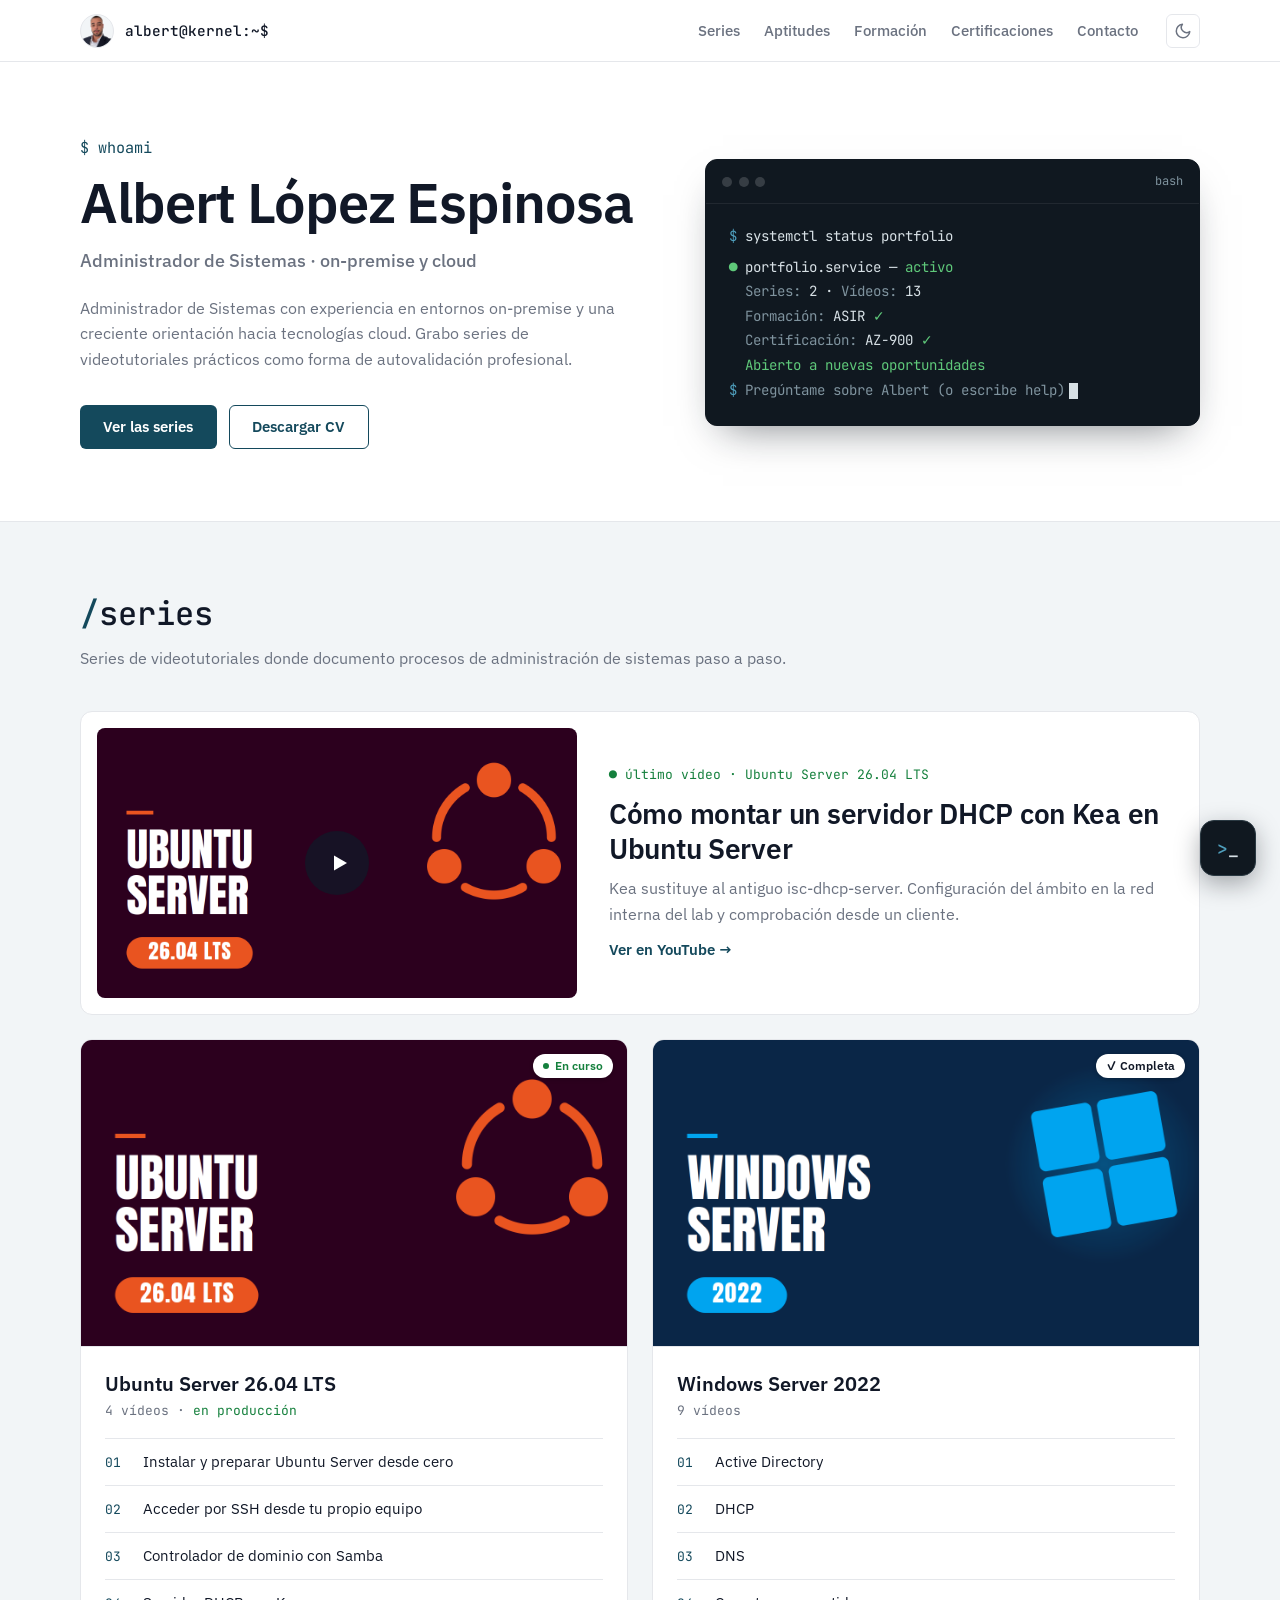
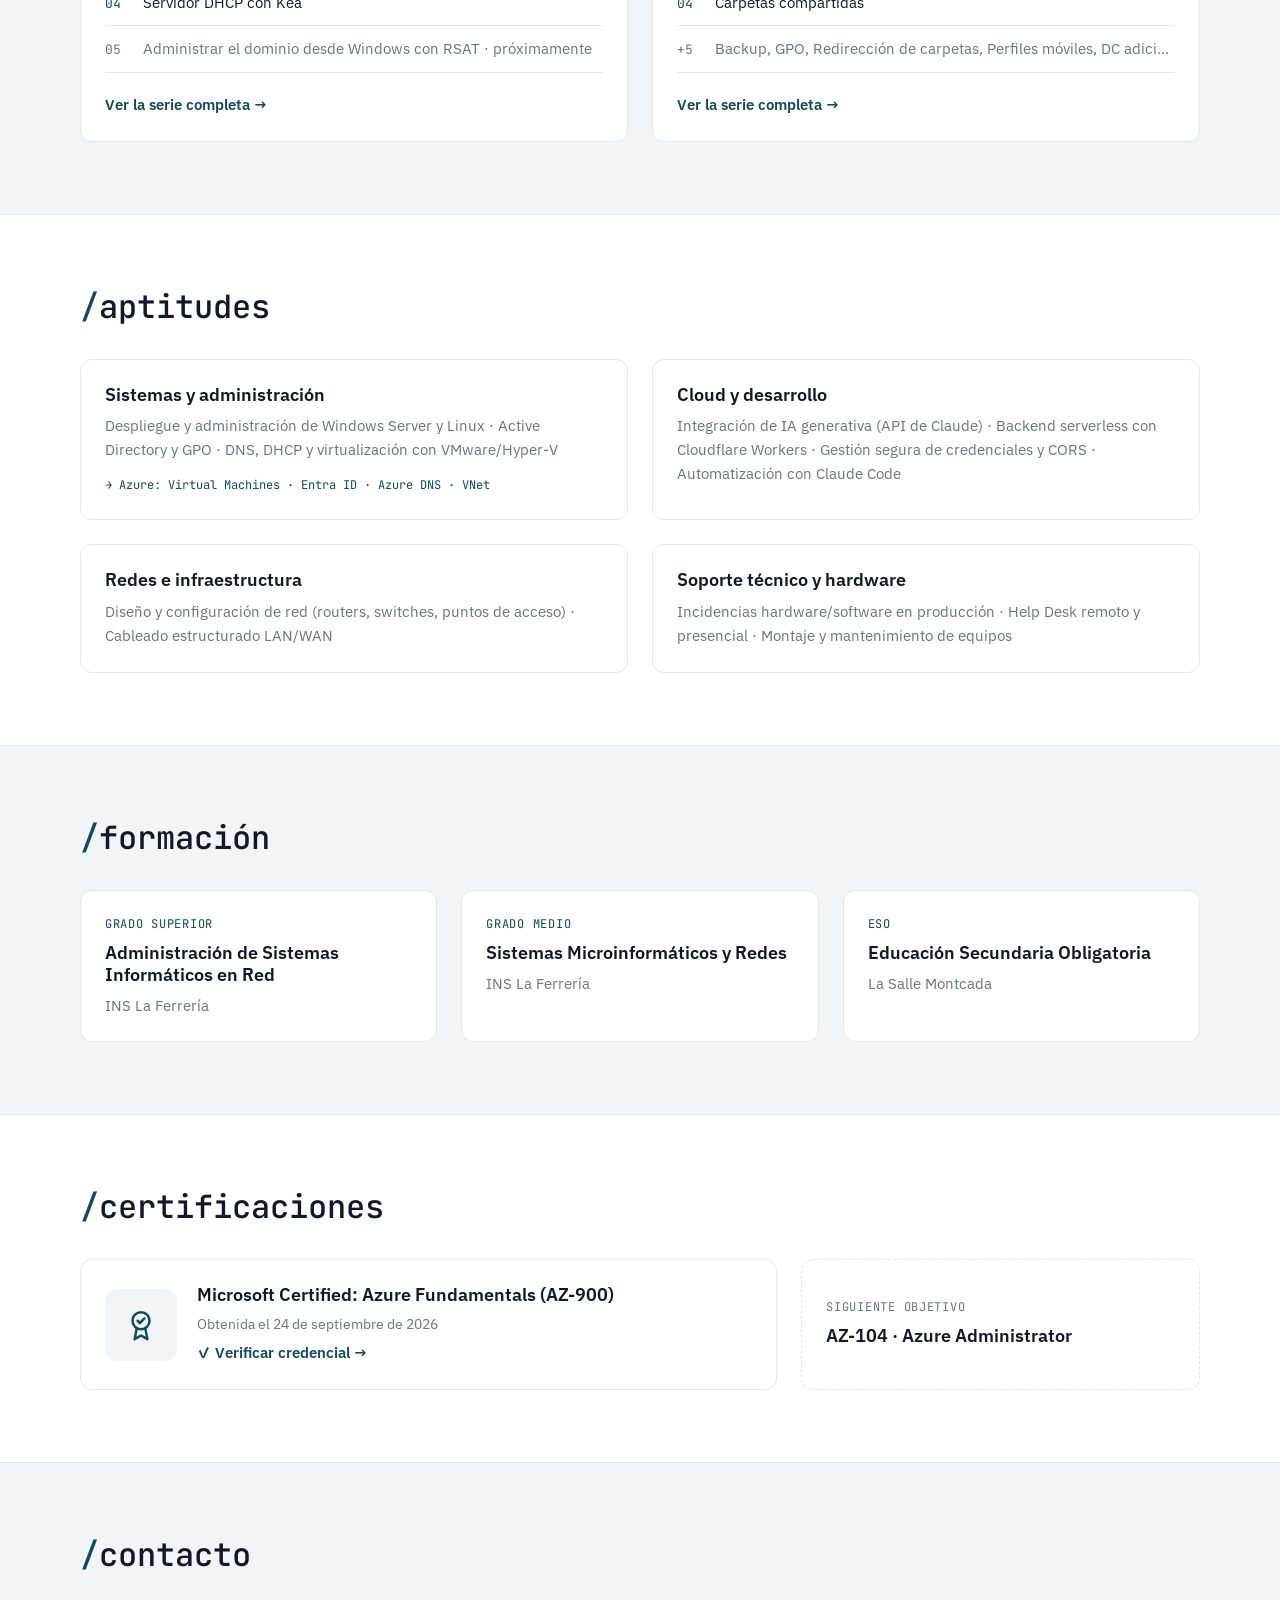
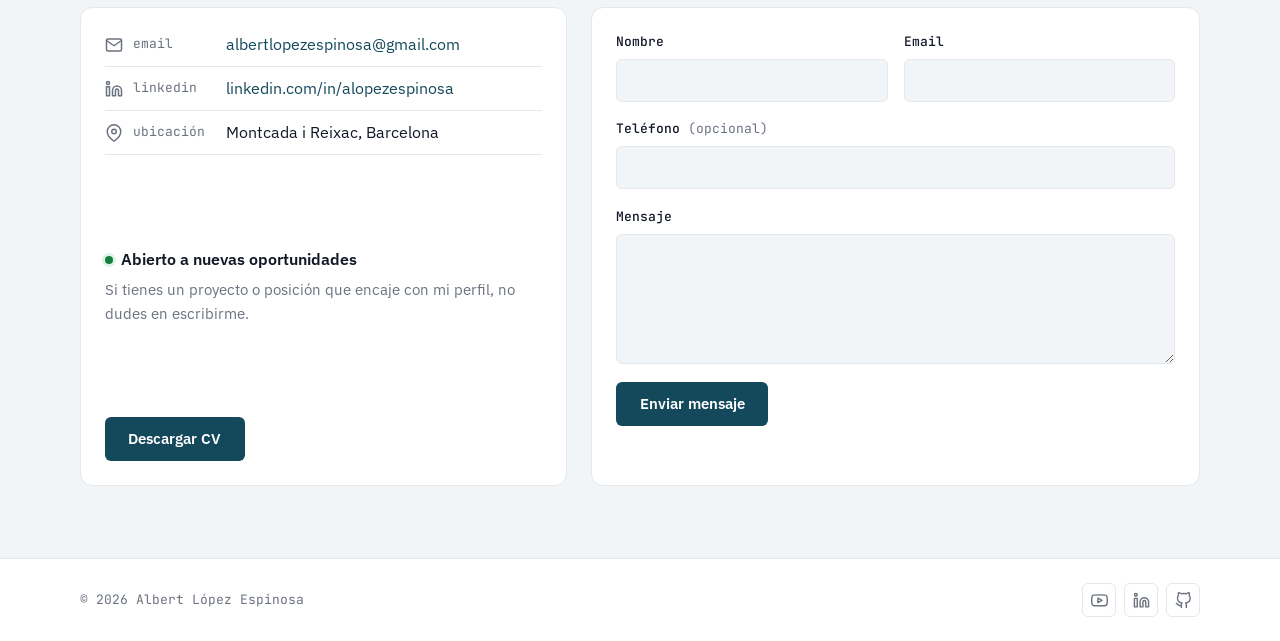
<file: index.html>
<!DOCTYPE html>
<html lang="es">
<head>
  <meta charset="UTF-8">
  <meta name="viewport" content="width=device-width, initial-scale=1.0">
  <title>Albert López Espinosa | Administrador de Sistemas</title>
  <meta name="description" content="Portfolio de Albert López Espinosa, Administrador de Sistemas especializado en Windows Server, Linux y administración de redes. Series de videotutoriales IT.">

  <!-- Open Graph: cómo se ve el link al compartirlo en redes/LinkedIn -->
  <meta property="og:title" content="Albert López Espinosa | Administrador de Sistemas">
  <meta property="og:description" content="Portfolio de Albert López Espinosa, Administrador de Sistemas especializado en Windows Server, Linux y administración de redes. Series de videotutoriales IT.">
  <meta property="og:type" content="website">

  <!-- Favicon -->
  <link rel="icon" type="image/svg+xml" href="favicon.svg">

  <!-- Tipografías: IBM Plex Sans (texto) y JetBrains Mono (detalles de terminal) -->
  <link rel="preconnect" href="https://fonts.googleapis.com">
  <link rel="preconnect" href="https://fonts.gstatic.com" crossorigin>
  <link rel="stylesheet" href="https://fonts.googleapis.com/css2?family=IBM+Plex+Sans:wght@400;500;600&family=JetBrains+Mono:wght@400;500&display=swap">

  <!-- Hoja de estilos principal -->
  <link rel="stylesheet" href="css/styles.css">
</head>
<body>

  <!-- ======================= -->
  <!-- MENÚ DE NAVEGACIÓN FIJO -->
  <!-- ======================= -->
  <header class="navbar">
    <nav class="navbar__nav">
      <a href="#inicio" class="navbar__logo" aria-label="Ir al inicio">
        <img src="assets/img/albert.png" alt="" class="navbar__logo-img">
        <span class="navbar__prompt">albert@kernel:~$</span>
      </a>

      <div class="navbar__right">
        <ul class="navbar__links">
          <li><a href="#series">Series</a></li>
          <li><a href="#aptitudes">Aptitudes</a></li>
          <li><a href="#formacion">Formación</a></li>
          <li><a href="#certificaciones">Certificaciones</a></li>
          <li><a href="#contacto">Contacto</a></li>
        </ul>

        <!-- Botón para alternar entre modo claro y oscuro.
             Qué icono se ve (luna o sol) lo decide el CSS según
             el atributo data-theme del body; el JS solo lo alterna. -->
        <button id="theme-toggle" class="theme-toggle" type="button" aria-label="Cambiar a modo oscuro">
          <svg class="theme-toggle__icon theme-toggle__icon--moon" viewBox="0 0 24 24" fill="none"
               stroke="currentColor" stroke-width="2" stroke-linecap="round" stroke-linejoin="round">
            <path d="M21 12.79A9 9 0 1 1 11.21 3 7 7 0 0 0 21 12.79Z"/>
          </svg>
          <svg class="theme-toggle__icon theme-toggle__icon--sun" viewBox="0 0 24 24" fill="none"
               stroke="currentColor" stroke-width="2" stroke-linecap="round" stroke-linejoin="round">
            <circle cx="12" cy="12" r="5"/>
            <line x1="12" y1="1" x2="12" y2="3"/>
            <line x1="12" y1="21" x2="12" y2="23"/>
            <line x1="4.22" y1="4.22" x2="5.64" y2="5.64"/>
            <line x1="18.36" y1="18.36" x2="19.78" y2="19.78"/>
            <line x1="1" y1="12" x2="3" y2="12"/>
            <line x1="21" y1="12" x2="23" y2="12"/>
            <line x1="4.22" y1="19.78" x2="5.64" y2="18.36"/>
            <line x1="18.36" y1="5.64" x2="19.78" y2="4.22"/>
          </svg>
        </button>
      </div>
    </nav>
  </header>

  <main>

    <!-- ======================= -->
    <!-- HERO (presentación + terminal) -->
    <!-- ======================= -->
    <section id="inicio" class="hero">
      <div class="contenedor hero__grid">

        <div class="hero__texto">
          <p class="hero__prompt">$ whoami</p>
          <h1 class="hero__nombre">Albert López Espinosa</h1>
          <p class="hero__titular">Administrador de Sistemas · on-premise y cloud</p>
          <p class="hero__bio">
            Administrador de Sistemas con experiencia en entornos on-premise y una creciente
            orientación hacia tecnologías cloud. Grabo series de videotutoriales prácticos
            como forma de autovalidación profesional.
          </p>
          <div class="hero__acciones">
            <a href="#series" class="btn btn--primary">Ver las series</a>
            <a href="assets/cv/Albert_Lopez_Espinosa_CV.pdf"
               download="Albert_Lopez_Espinosa_CV.pdf"
               class="btn btn--outline">Descargar CV</a>
          </div>
        </div>

        <!-- Bloque tipo terminal: estado generado desde SERIES (js/series.js)
             y, debajo, el chat con el asistente (js/chat-widget.js). -->
        <div class="terminal" data-chat-vista="hero">
          <div class="terminal__barra" aria-hidden="true">
            <span class="terminal__punto"></span>
            <span class="terminal__punto"></span>
            <span class="terminal__punto"></span>
            <span class="terminal__nombre">bash</span>
          </div>
          <div class="terminal__cuerpo" data-chat-scroll>
            <!-- Líneas de "systemctl status": las genera js/series.js desde
                 SERIES (la misma función rellena también el mini terminal) -->
            <div class="terminal__estado" data-terminal-estado></div>
            <!-- Conversación con el asistente (la dibuja js/chat-widget.js).
                 Es la misma conversación que la del mini terminal flotante. -->
            <div class="chat-log" data-chat-log aria-live="polite"></div>
            <!-- Pista bajo la última respuesta (no forma parte del historial) -->
            <p class="chat-pista" data-chat-pista hidden># escribe clear para limpiar el terminal</p>

            <!-- Prompt: un <input> real. El texto "Pregúntame sobre Albert" con
                 el cursor es decorativo y se oculta al enfocar o escribir. -->
            <form class="chat-prompt" data-chat-form>
              <span class="terminal__prompt" aria-hidden="true">$</span>
              <span class="chat-prompt__campo">
                <input class="chat-prompt__input" data-chat-input type="text"
                       aria-label="Pregúntame sobre Albert" maxlength="500"
                       autocomplete="off" autocapitalize="off" spellcheck="false"
                       enterkeyhint="send" placeholder=" ">
                <span class="chat-prompt__sugerencia" aria-hidden="true">Pregúntame sobre Albert (o escribe help)<span class="terminal__cursor"></span></span>
              </span>
            </form>
          </div>
        </div>

      </div>
    </section>

    <!-- ======================= -->
    <!-- 01. SERIES -->
    <!-- ======================= -->
    <section id="series" class="section section--alterno">
      <div class="contenedor">
        <div class="series__cabecera">
          <h2 class="section__titulo" aria-label="Series"><span class="section__titulo-ruta">/</span>series</h2>
          <p class="section__texto">
            Series de videotutoriales donde documento procesos de administración de sistemas
            paso a paso.
          </p>
        </div>

        <!-- El bloque "Último vídeo" y las tarjetas se generan desde
             js/series-data.js (ver js/series.js). Para añadir vídeos o
             series, edita solo ese archivo de datos. -->
        <div data-serie-destacada></div>
        <div class="series__grid" data-series-grid></div>
      </div>
    </section>

    <!-- ======================= -->
    <!-- 02. APTITUDES TÉCNICAS -->
    <!-- ======================= -->
    <section id="aptitudes" class="section">
      <div class="contenedor">
        <h2 class="section__titulo" aria-label="Aptitudes técnicas"><span class="section__titulo-ruta">/</span>aptitudes</h2>

        <div class="aptitudes__grid">

          <div class="tarjeta aptitud-card">
            <h3 class="aptitud-card__titulo">Sistemas y administración</h3>
            <p class="aptitud-card__texto">
              Despliegue y administración de Windows Server y Linux · Active Directory y GPO ·
              DNS, DHCP y virtualización con VMware/Hyper-V
            </p>
            <p class="aptitud-card__azure">→ Azure: Virtual Machines · Entra ID · Azure DNS · VNet</p>
          </div>

          <div class="tarjeta aptitud-card">
            <h3 class="aptitud-card__titulo">Cloud y desarrollo</h3>
            <p class="aptitud-card__texto">
              Integración de IA generativa (API de Claude) · Backend serverless con Cloudflare
              Workers · Gestión segura de credenciales y CORS · Automatización con Claude Code
            </p>
          </div>

          <div class="tarjeta aptitud-card">
            <h3 class="aptitud-card__titulo">Redes e infraestructura</h3>
            <p class="aptitud-card__texto">
              Diseño y configuración de red (routers, switches, puntos de acceso) · Cableado
              estructurado LAN/WAN
            </p>
          </div>

          <div class="tarjeta aptitud-card">
            <h3 class="aptitud-card__titulo">Soporte técnico y hardware</h3>
            <p class="aptitud-card__texto">
              Incidencias hardware/software en producción · Help Desk remoto y presencial ·
              Montaje y mantenimiento de equipos
            </p>
          </div>

        </div>
      </div>
    </section>

    <!-- ======================= -->
    <!-- 03. FORMACIÓN ACADÉMICA -->
    <!-- ======================= -->
    <section id="formacion" class="section section--alterno">
      <div class="contenedor">
        <h2 class="section__titulo" aria-label="Formación académica"><span class="section__titulo-ruta">/</span>formación</h2>

        <div class="formacion__grid">

          <div class="tarjeta formacion-card">
            <p class="tarjeta__nivel">Grado Superior</p>
            <h3 class="tarjeta__titulo">Administración de Sistemas Informáticos en Red</h3>
            <p class="formacion-card__centro">INS La Ferrería</p>
          </div>

          <div class="tarjeta formacion-card">
            <p class="tarjeta__nivel">Grado Medio</p>
            <h3 class="tarjeta__titulo">Sistemas Microinformáticos y Redes</h3>
            <p class="formacion-card__centro">INS La Ferrería</p>
          </div>

          <div class="tarjeta formacion-card">
            <p class="tarjeta__nivel">ESO</p>
            <h3 class="tarjeta__titulo">Educación Secundaria Obligatoria</h3>
            <p class="formacion-card__centro">La Salle Montcada</p>
          </div>

        </div>
      </div>
    </section>

    <!-- ======================= -->
    <!-- 04. CERTIFICACIONES -->
    <!-- ======================= -->
    <section id="certificaciones" class="section">
      <div class="contenedor">
        <h2 class="section__titulo" aria-label="Certificaciones"><span class="section__titulo-ruta">/</span>certificaciones</h2>

        <div class="certificaciones__grid">

          <!-- Tarjeta: AZ-900 (obtenida) -->
          <div class="tarjeta certificacion-card">
            <div class="certificacion-card__icono" aria-hidden="true">
              <!-- Medalla de trazo -->
              <svg viewBox="0 0 24 24" fill="none" stroke="currentColor" stroke-width="1.75"
                   stroke-linecap="round" stroke-linejoin="round">
                <circle cx="12" cy="9" r="6"/>
                <path d="M9 14.2 7.5 22l4.5-2.6 4.5 2.6-1.5-7.8"/>
                <path d="m9.6 9 1.6 1.6 3.2-3.2"/>
              </svg>
            </div>
            <div class="certificacion-card__texto">
              <h3 class="certificacion-card__titulo">Microsoft Certified: Azure Fundamentals (AZ-900)</h3>
              <p class="certificacion-card__fecha">Obtenida el 24 de septiembre de 2026</p>
              <a
                href="https://learn.microsoft.com/api/credentials/share/es-es/albertlopezespinosa/4E774868BFC4583F?sharingId=C2A197EA5175F36A"
                target="_blank"
                rel="noopener noreferrer"
                class="certificacion-card__verificar"
              >✓ Verificar credencial →</a>
            </div>
          </div>

          <!-- Tarjeta: siguiente objetivo (borde discontinuo = pendiente).
               Al obtenerla, sustitúyela por una tarjeta como la de AZ-900. -->
          <div class="tarjeta objetivo-card">
            <p class="objetivo-card__etiqueta">Siguiente objetivo</p>
            <p class="objetivo-card__nombre">AZ-104 · Azure Administrator</p>
          </div>

        </div>
      </div>
    </section>

    <!-- ======================= -->
    <!-- 05. CONTACTO -->
    <!-- ======================= -->
    <section id="contacto" class="section section--alterno">
      <div class="contenedor">
        <h2 class="section__titulo" aria-label="Contacto"><span class="section__titulo-ruta">/</span>contacto</h2>

        <div class="contacto__grid">
          <div class="tarjeta contacto__info">
            <ul class="contacto__lista">
              <li>
                <svg class="contacto__icono" viewBox="0 0 24 24" fill="none" stroke="currentColor"
                     stroke-width="2" stroke-linecap="round" stroke-linejoin="round" aria-hidden="true">
                  <rect x="2" y="4" width="20" height="16" rx="2"/>
                  <path d="m22 6-10 7L2 6"/>
                </svg>
                <span class="contacto__etiqueta">email</span>
                <a href="mailto:albertlopezespinosa@gmail.com">albertlopezespinosa@gmail.com</a>
              </li>
              <li>
                <svg class="contacto__icono" viewBox="0 0 24 24" fill="none" stroke="currentColor"
                     stroke-width="2" stroke-linecap="round" stroke-linejoin="round" aria-hidden="true">
                  <path d="M16 8a6 6 0 0 1 6 6v7h-4v-7a2 2 0 0 0-4 0v7h-4v-7a6 6 0 0 1 6-6Z"/>
                  <rect x="2" y="9" width="4" height="12"/>
                  <circle cx="4" cy="4" r="2"/>
                </svg>
                <span class="contacto__etiqueta">linkedin</span>
                <a href="https://www.linkedin.com/in/alopezespinosa" target="_blank" rel="noopener noreferrer">
                  linkedin.com/in/alopezespinosa
                </a>
              </li>
              <li>
                <svg class="contacto__icono" viewBox="0 0 24 24" fill="none" stroke="currentColor"
                     stroke-width="2" stroke-linecap="round" stroke-linejoin="round" aria-hidden="true">
                  <path d="M21 10c0 7-9 13-9 13s-9-6-9-13a9 9 0 0 1 18 0Z"/>
                  <circle cx="12" cy="10" r="3"/>
                </svg>
                <span class="contacto__etiqueta">ubicación</span>
                <span>Montcada i Reixac, Barcelona</span>
              </li>
            </ul>

            <div class="contacto__disponibilidad">
              <p class="contacto__disponibilidad-estado">
                <span class="contacto__punto-estado" aria-hidden="true"></span>
                Abierto a nuevas oportunidades
              </p>
              <p class="contacto__disponibilidad-texto">
                Si tienes un proyecto o posición que encaje con mi perfil, no dudes en escribirme.
              </p>
            </div>

            <a href="assets/cv/Albert_Lopez_Espinosa_CV.pdf"
               download="Albert_Lopez_Espinosa_CV.pdf"
               class="btn btn--primary contacto__cv-btn">
              Descargar CV
            </a>
          </div>

          <form id="contacto-form" class="tarjeta contacto__form" novalidate>
            <!-- Nombre y Email en la misma fila -->
            <div class="contacto__fila">
              <div class="contacto__campo">
                <label for="contacto-nombre">Nombre</label>
                <input type="text" id="contacto-nombre" name="name" autocomplete="name" required>
              </div>

              <div class="contacto__campo">
                <label for="contacto-email">Email</label>
                <input type="email" id="contacto-email" name="email" autocomplete="email" required>
              </div>
            </div>

            <div class="contacto__campo">
              <label for="contacto-telefono">Teléfono <span class="contacto__opcional">(opcional)</span></label>
              <input type="tel" id="contacto-telefono" name="phone" autocomplete="tel">
            </div>

            <div class="contacto__campo">
              <label for="contacto-mensaje">Mensaje</label>
              <textarea id="contacto-mensaje" name="message" rows="5" required></textarea>
            </div>

            <button type="submit" class="btn btn--primary contacto__form-enviar">
              Enviar mensaje
            </button>

            <p id="contacto-form-estado" class="contacto__form-estado" role="status" aria-live="polite"></p>
          </form>
        </div>
      </div>
    </section>

  </main>

  <footer class="footer">
    <div class="contenedor footer__contenido">
      <p class="footer__copy">&copy; 2026 Albert López Espinosa</p>

      <div class="footer__social">
        <a href="https://www.youtube.com/@KernelDeAlbert" target="_blank" rel="noopener noreferrer"
           class="footer__social-link" aria-label="Canal de YouTube">
          <svg class="footer__social-icon" viewBox="0 0 24 24" fill="none" stroke="currentColor"
               stroke-width="2" stroke-linecap="round" stroke-linejoin="round" aria-hidden="true">
            <path d="M22.54 6.42a2.78 2.78 0 0 0-1.94-2C18.88 4 12 4 12 4s-6.88 0-8.6.46a2.78 2.78 0 0 0-1.94 2A29 29 0 0 0 1 11.75a29 29 0 0 0 .46 5.33A2.78 2.78 0 0 0 3.4 19c1.72.46 8.6.46 8.6.46s6.88 0 8.6-.46a2.78 2.78 0 0 0 1.94-2 29 29 0 0 0 .46-5.25 29 29 0 0 0-.46-5.33Z"/>
            <polygon points="9.75 15.02 15.5 11.75 9.75 8.48 9.75 15.02"/>
          </svg>
        </a>
        <a href="https://www.linkedin.com/in/alopezespinosa" target="_blank" rel="noopener noreferrer"
           class="footer__social-link" aria-label="Perfil de LinkedIn">
          <svg class="footer__social-icon" viewBox="0 0 24 24" fill="none" stroke="currentColor"
               stroke-width="2" stroke-linecap="round" stroke-linejoin="round" aria-hidden="true">
            <path d="M16 8a6 6 0 0 1 6 6v7h-4v-7a2 2 0 0 0-4 0v7h-4v-7a6 6 0 0 1 6-6Z"/>
            <rect x="2" y="9" width="4" height="12"/>
            <circle cx="4" cy="4" r="2"/>
          </svg>
        </a>
        <a href="https://github.com/albertlopezespinosa" target="_blank" rel="noopener noreferrer"
           class="footer__social-link" aria-label="Perfil de GitHub">
          <svg class="footer__social-icon" viewBox="0 0 24 24" fill="none" stroke="currentColor"
               stroke-width="2" stroke-linecap="round" stroke-linejoin="round" aria-hidden="true">
            <path d="M9 19c-5 1.5-5-2.5-7-3m14 6v-3.87a3.37 3.37 0 0 0-.94-2.61c3.14-.35 6.44-1.54 6.44-7A5.44 5.44 0 0 0 20 4.77 5.07 5.07 0 0 0 19.91 1S18.73.65 16 2.48a13.38 13.38 0 0 0-7 0C6.27.65 5.09 1 5.09 1A5.07 5.07 0 0 0 5 4.77a5.44 5.44 0 0 0-1.5 3.78c0 5.42 3.3 6.61 6.44 7A3.37 3.37 0 0 0 9 18.13V22"/>
          </svg>
        </a>
      </div>
    </div>
  </footer>

  <!-- ======================= -->
  <!-- MINI TERMINAL FLOTANTE (asistente) -->
  <!-- ======================= -->
  <!-- Comparte la conversación con el terminal del hero (js/chat-widget.js) -->
  <div class="chat-widget">

    <button id="chat-widget-toggle" class="chat-widget__boton" type="button"
            aria-label="Abrir el asistente" aria-expanded="false" aria-controls="chat-widget-panel">
      <span class="chat-widget__icono-abrir" aria-hidden="true"><span class="chat-widget__mayor">&gt;</span>_</span>
      <svg class="chat-widget__icono-cerrar" viewBox="0 0 24 24" fill="none" stroke="currentColor"
           stroke-width="2" stroke-linecap="round" stroke-linejoin="round" aria-hidden="true">
        <line x1="18" y1="6" x2="6" y2="18"/>
        <line x1="6" y1="6" x2="18" y2="18"/>
      </svg>
    </button>

    <div id="chat-widget-panel" class="chat-widget__panel" data-chat-vista="burbuja"
         role="dialog" aria-label="Asistente de Albert" hidden>
      <div class="chat-widget__cabecera">
        <span class="terminal__punto" aria-hidden="true"></span>
        <span class="terminal__punto" aria-hidden="true"></span>
        <span class="terminal__punto" aria-hidden="true"></span>
        <span class="chat-widget__titulo">albert@kernel:~</span>
        <button class="chat-widget__cerrar" type="button" aria-label="Cerrar el asistente">
          <svg viewBox="0 0 24 24" fill="none" stroke="currentColor" stroke-width="2"
               stroke-linecap="round" stroke-linejoin="round" aria-hidden="true">
            <line x1="18" y1="6" x2="6" y2="18"/>
            <line x1="6" y1="6" x2="18" y2="18"/>
          </svg>
        </button>
      </div>

      <div class="chat-widget__cuerpo" data-chat-scroll>
        <!-- Mismas líneas de estado que el hero (js/series.js) -->
        <div class="terminal__estado" data-terminal-estado></div>
        <div class="chat-log" data-chat-log aria-live="polite"></div>
        <p class="chat-pista" data-chat-pista hidden># escribe clear para limpiar el terminal</p>
        <form class="chat-prompt" data-chat-form>
          <span class="terminal__prompt" aria-hidden="true">$</span>
          <span class="chat-prompt__campo">
            <input class="chat-prompt__input" data-chat-input type="text"
                   aria-label="Escribe tu pregunta" maxlength="500"
                   autocomplete="off" autocapitalize="off" spellcheck="false"
                   enterkeyhint="send" placeholder=" ">
            <span class="chat-prompt__sugerencia" aria-hidden="true">Pregúntame sobre Albert (o escribe help)<span class="terminal__cursor"></span></span>
          </span>
        </form>
      </div>
    </div>

  </div>

  <!-- JavaScript principal (scroll suave, tema claro/oscuro, nav en móvil) -->
  <script src="js/main.js"></script>
  <!-- Datos de las series (global SERIES) y su renderizado: el orden importa -->
  <script src="js/series-data.js"></script>
  <script src="js/series.js"></script>
  <script src="js/contact-form.js"></script>
  <!-- Asistente (terminal del hero + mini terminal flotante), backend en Cloudflare Workers -->
  <script src="js/chat-widget.js"></script>
</body>
</html>
</file>
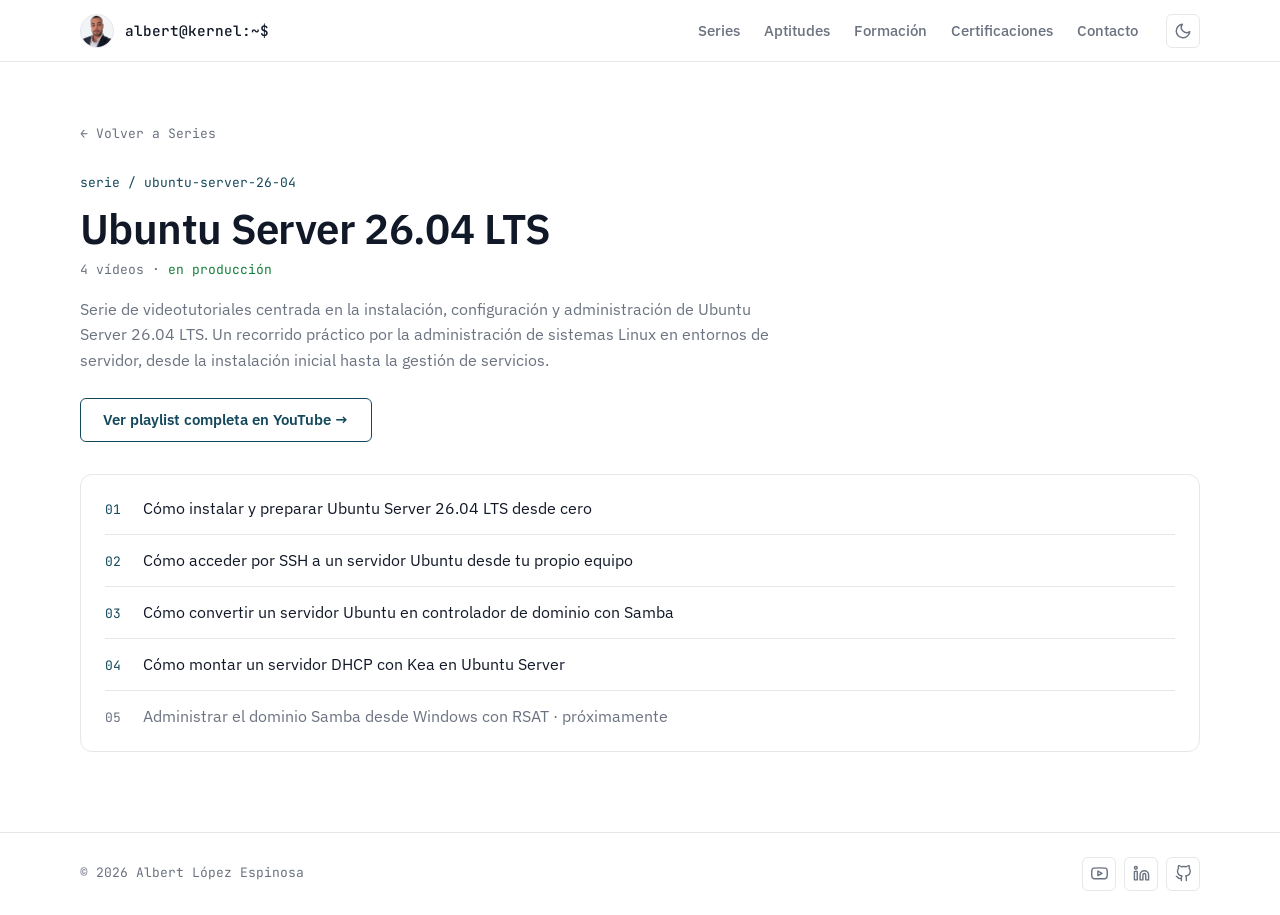
<file: series/ubuntu-server-26-04.html>
<!DOCTYPE html>
<html lang="es">
<head>
  <meta charset="UTF-8">
  <meta name="viewport" content="width=device-width, initial-scale=1.0">
  <title>Ubuntu Server 26.04 LTS - Serie de videotutoriales | Albert López Espinosa</title>
  <meta name="description" content="Serie de videotutoriales sobre Ubuntu Server 26.04 LTS: instalación, configuración y administración paso a paso, explicado por Albert López Espinosa.">

  <!-- Open Graph: cómo se ve el link al compartirlo en redes/LinkedIn -->
  <meta property="og:title" content="Ubuntu Server 26.04 LTS - Serie de videotutoriales | Albert López Espinosa">
  <meta property="og:description" content="Serie de videotutoriales sobre Ubuntu Server 26.04 LTS: instalación, configuración y administración paso a paso, explicado por Albert López Espinosa.">
  <meta property="og:type" content="website">

  <!-- Favicon (ruta relativa: esta página está un nivel por debajo de la raíz) -->
  <link rel="icon" type="image/svg+xml" href="../favicon.svg">

  <!-- Tipografías: IBM Plex Sans (texto) y JetBrains Mono (detalles de terminal) -->
  <link rel="preconnect" href="https://fonts.googleapis.com">
  <link rel="preconnect" href="https://fonts.gstatic.com" crossorigin>
  <link rel="stylesheet" href="https://fonts.googleapis.com/css2?family=IBM+Plex+Sans:wght@400;500;600&family=JetBrains+Mono:wght@400;500&display=swap">

  <!-- Ojo: esta página está dentro de series/, por eso las rutas suben un nivel con "../" -->
  <link rel="stylesheet" href="../css/styles.css">
</head>
<!-- data-raiz: prefijo para las rutas de js/series-data.js (relativas a la raíz) -->
<body data-raiz="../">

  <!-- Mismo menú de navegación que en index.html, apuntando de vuelta
       a las secciones de la página principal -->
  <header class="navbar">
    <nav class="navbar__nav">
      <a href="../index.html#inicio" class="navbar__logo" aria-label="Ir al inicio">
        <img src="../assets/img/albert.png" alt="" class="navbar__logo-img">
        <span class="navbar__prompt">albert@kernel:~$</span>
      </a>

      <div class="navbar__right">
        <ul class="navbar__links">
          <li><a href="../index.html#series">Series</a></li>
          <li><a href="../index.html#aptitudes">Aptitudes</a></li>
          <li><a href="../index.html#formacion">Formación</a></li>
          <li><a href="../index.html#certificaciones">Certificaciones</a></li>
          <li><a href="../index.html#contacto">Contacto</a></li>
        </ul>

        <!-- Botón para alternar entre modo claro y oscuro.
             Qué icono se ve (luna o sol) lo decide el CSS según
             el atributo data-theme del body; el JS solo lo alterna. -->
        <button id="theme-toggle" class="theme-toggle" type="button" aria-label="Cambiar a modo oscuro">
          <svg class="theme-toggle__icon theme-toggle__icon--moon" viewBox="0 0 24 24" fill="none"
               stroke="currentColor" stroke-width="2" stroke-linecap="round" stroke-linejoin="round">
            <path d="M21 12.79A9 9 0 1 1 11.21 3 7 7 0 0 0 21 12.79Z"/>
          </svg>
          <svg class="theme-toggle__icon theme-toggle__icon--sun" viewBox="0 0 24 24" fill="none"
               stroke="currentColor" stroke-width="2" stroke-linecap="round" stroke-linejoin="round">
            <circle cx="12" cy="12" r="5"/>
            <line x1="12" y1="1" x2="12" y2="3"/>
            <line x1="12" y1="21" x2="12" y2="23"/>
            <line x1="4.22" y1="4.22" x2="5.64" y2="5.64"/>
            <line x1="18.36" y1="18.36" x2="19.78" y2="19.78"/>
            <line x1="1" y1="12" x2="3" y2="12"/>
            <line x1="21" y1="12" x2="23" y2="12"/>
            <line x1="4.22" y1="19.78" x2="5.64" y2="18.36"/>
            <line x1="18.36" y1="5.64" x2="19.78" y2="4.22"/>
          </svg>
        </button>
      </div>
    </nav>
  </header>

  <main>

    <section class="serie-header">
      <div class="contenedor">
        <a href="../index.html#series" class="serie-header__volver">&larr; Volver a Series</a>

        <p class="section__etiqueta">serie / ubuntu-server-26-04</p>
        <h1 class="serie-header__titulo">Ubuntu Server 26.04 LTS</h1>
        <!-- Se sustituye por "N vídeos · ..." generado desde js/series-data.js -->
        <p data-serie-contador="ubuntu-server-26-04"></p>
        <p class="serie-header__descripcion">
          Serie de videotutoriales centrada en la instalación, configuración y administración de
          Ubuntu Server 26.04 LTS. Un recorrido práctico por la administración de sistemas Linux en
          entornos de servidor, desde la instalación inicial hasta la gestión de servicios.
        </p>
        <a href="https://www.youtube.com/playlist?list=PLBJCFe5HFnjQ" class="btn btn--outline"
           target="_blank" rel="noopener noreferrer">
          Ver playlist completa en YouTube →
        </a>
      </div>
    </section>

    <!-- Lista de vídeos de la serie: se genera desde js/series-data.js
         (ver js/series.js). Para añadir un vídeo, edita ese archivo de datos. -->
    <section class="serie-videos">
      <div class="contenedor">
        <div class="tarjeta" data-serie-videos="ubuntu-server-26-04"></div>
      </div>
    </section>

  </main>

  <footer class="footer">
    <div class="contenedor footer__contenido">
      <p class="footer__copy">&copy; 2026 Albert López Espinosa</p>

      <div class="footer__social">
        <a href="https://www.youtube.com/@KernelDeAlbert" target="_blank" rel="noopener noreferrer"
           class="footer__social-link" aria-label="Canal de YouTube">
          <svg class="footer__social-icon" viewBox="0 0 24 24" fill="none" stroke="currentColor"
               stroke-width="2" stroke-linecap="round" stroke-linejoin="round" aria-hidden="true">
            <path d="M22.54 6.42a2.78 2.78 0 0 0-1.94-2C18.88 4 12 4 12 4s-6.88 0-8.6.46a2.78 2.78 0 0 0-1.94 2A29 29 0 0 0 1 11.75a29 29 0 0 0 .46 5.33A2.78 2.78 0 0 0 3.4 19c1.72.46 8.6.46 8.6.46s6.88 0 8.6-.46a2.78 2.78 0 0 0 1.94-2 29 29 0 0 0 .46-5.25 29 29 0 0 0-.46-5.33Z"/>
            <polygon points="9.75 15.02 15.5 11.75 9.75 8.48 9.75 15.02"/>
          </svg>
        </a>
        <a href="https://www.linkedin.com/in/alopezespinosa" target="_blank" rel="noopener noreferrer"
           class="footer__social-link" aria-label="Perfil de LinkedIn">
          <svg class="footer__social-icon" viewBox="0 0 24 24" fill="none" stroke="currentColor"
               stroke-width="2" stroke-linecap="round" stroke-linejoin="round" aria-hidden="true">
            <path d="M16 8a6 6 0 0 1 6 6v7h-4v-7a2 2 0 0 0-4 0v7h-4v-7a6 6 0 0 1 6-6Z"/>
            <rect x="2" y="9" width="4" height="12"/>
            <circle cx="4" cy="4" r="2"/>
          </svg>
        </a>
        <a href="https://github.com/albertlopezespinosa" target="_blank" rel="noopener noreferrer"
           class="footer__social-link" aria-label="Perfil de GitHub">
          <svg class="footer__social-icon" viewBox="0 0 24 24" fill="none" stroke="currentColor"
               stroke-width="2" stroke-linecap="round" stroke-linejoin="round" aria-hidden="true">
            <path d="M9 19c-5 1.5-5-2.5-7-3m14 6v-3.87a3.37 3.37 0 0 0-.94-2.61c3.14-.35 6.44-1.54 6.44-7A5.44 5.44 0 0 0 20 4.77 5.07 5.07 0 0 0 19.91 1S18.73.65 16 2.48a13.38 13.38 0 0 0-7 0C6.27.65 5.09 1 5.09 1A5.07 5.07 0 0 0 5 4.77a5.44 5.44 0 0 0-1.5 3.78c0 5.42 3.3 6.61 6.44 7A3.37 3.37 0 0 0 9 18.13V22"/>
          </svg>
        </a>
      </div>
    </div>
  </footer>

  <script src="../js/main.js"></script>
  <!-- Datos de las series (global SERIES) y su renderizado: el orden importa -->
  <script src="../js/series-data.js"></script>
  <script src="../js/series.js"></script>
</body>
</html>
</file>
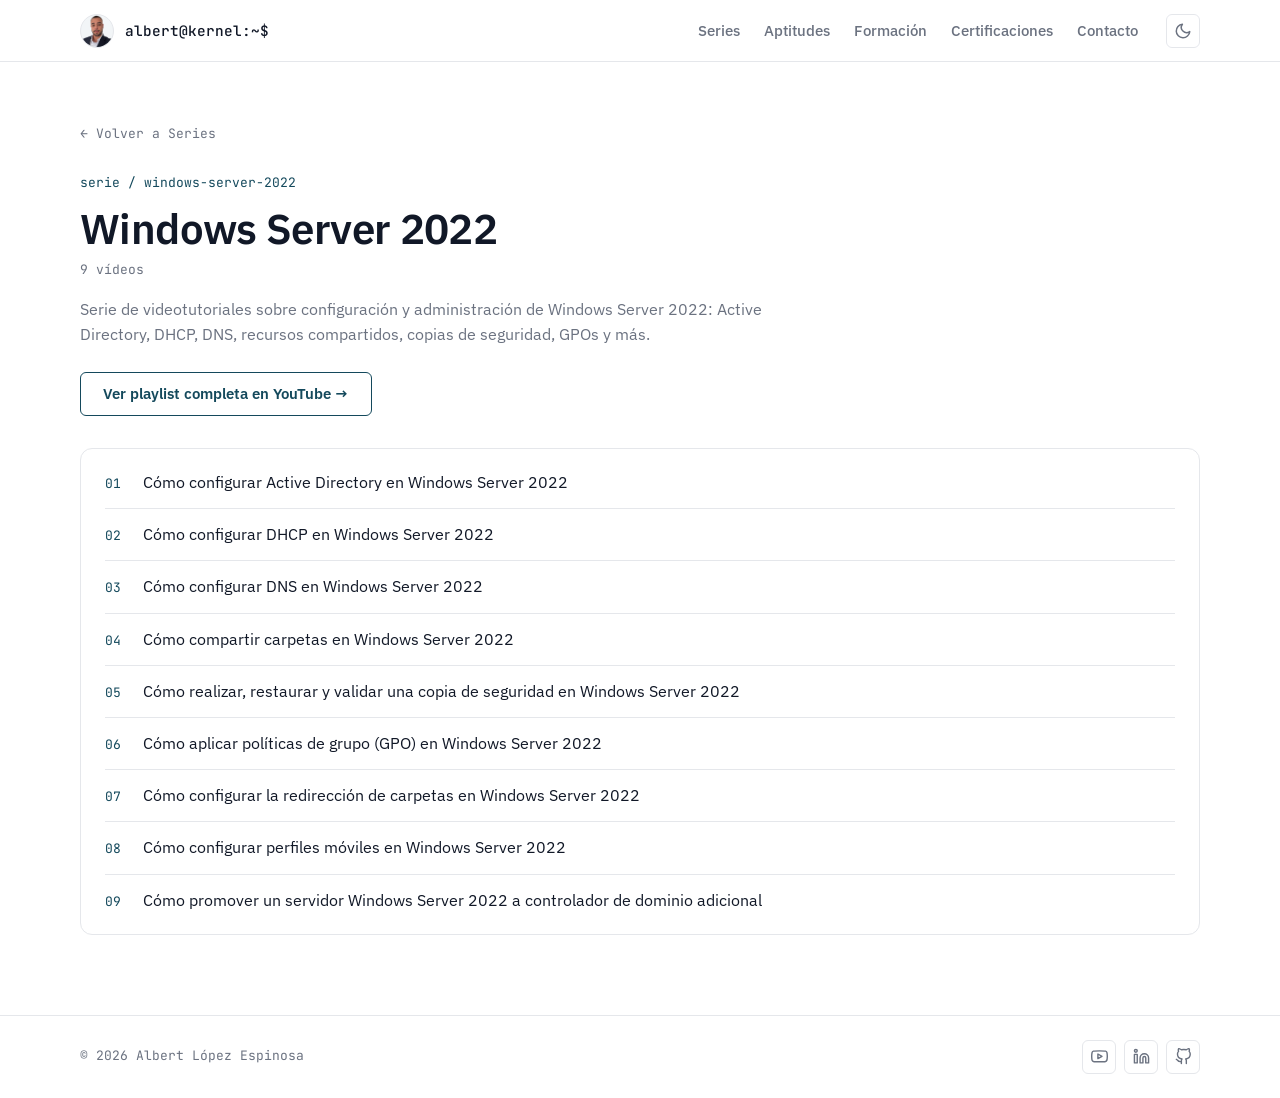
<file: series/windows-server-2022.html>
<!DOCTYPE html>
<html lang="es">
<head>
  <meta charset="UTF-8">
  <meta name="viewport" content="width=device-width, initial-scale=1.0">
  <title>Windows Server 2022 - Serie de videotutoriales | Albert López Espinosa</title>
  <meta name="description" content="Serie de videotutoriales sobre Windows Server 2022: Active Directory, DHCP, DNS, recursos compartidos, copias de seguridad, GPOs y más, explicado paso a paso por Albert López Espinosa.">

  <!-- Open Graph: cómo se ve el link al compartirlo en redes/LinkedIn -->
  <meta property="og:title" content="Windows Server 2022 - Serie de videotutoriales | Albert López Espinosa">
  <meta property="og:description" content="Serie de videotutoriales sobre Windows Server 2022: Active Directory, DHCP, DNS, recursos compartidos, copias de seguridad, GPOs y más, explicado paso a paso por Albert López Espinosa.">
  <meta property="og:type" content="website">

  <!-- Favicon (ruta relativa: esta página está un nivel por debajo de la raíz) -->
  <link rel="icon" type="image/svg+xml" href="../favicon.svg">

  <!-- Tipografías: IBM Plex Sans (texto) y JetBrains Mono (detalles de terminal) -->
  <link rel="preconnect" href="https://fonts.googleapis.com">
  <link rel="preconnect" href="https://fonts.gstatic.com" crossorigin>
  <link rel="stylesheet" href="https://fonts.googleapis.com/css2?family=IBM+Plex+Sans:wght@400;500;600&family=JetBrains+Mono:wght@400;500&display=swap">

  <!-- Ojo: esta página está dentro de series/, por eso las rutas suben un nivel con "../" -->
  <link rel="stylesheet" href="../css/styles.css">
</head>
<!-- data-raiz: prefijo para las rutas de js/series-data.js (relativas a la raíz) -->
<body data-raiz="../">

  <!-- Mismo menú de navegación que en index.html, apuntando de vuelta
       a las secciones de la página principal -->
  <header class="navbar">
    <nav class="navbar__nav">
      <a href="../index.html#inicio" class="navbar__logo" aria-label="Ir al inicio">
        <img src="../assets/img/albert.png" alt="" class="navbar__logo-img">
        <span class="navbar__prompt">albert@kernel:~$</span>
      </a>

      <div class="navbar__right">
        <ul class="navbar__links">
          <li><a href="../index.html#series">Series</a></li>
          <li><a href="../index.html#aptitudes">Aptitudes</a></li>
          <li><a href="../index.html#formacion">Formación</a></li>
          <li><a href="../index.html#certificaciones">Certificaciones</a></li>
          <li><a href="../index.html#contacto">Contacto</a></li>
        </ul>

        <!-- Botón para alternar entre modo claro y oscuro.
             Qué icono se ve (luna o sol) lo decide el CSS según
             el atributo data-theme del body; el JS solo lo alterna. -->
        <button id="theme-toggle" class="theme-toggle" type="button" aria-label="Cambiar a modo oscuro">
          <svg class="theme-toggle__icon theme-toggle__icon--moon" viewBox="0 0 24 24" fill="none"
               stroke="currentColor" stroke-width="2" stroke-linecap="round" stroke-linejoin="round">
            <path d="M21 12.79A9 9 0 1 1 11.21 3 7 7 0 0 0 21 12.79Z"/>
          </svg>
          <svg class="theme-toggle__icon theme-toggle__icon--sun" viewBox="0 0 24 24" fill="none"
               stroke="currentColor" stroke-width="2" stroke-linecap="round" stroke-linejoin="round">
            <circle cx="12" cy="12" r="5"/>
            <line x1="12" y1="1" x2="12" y2="3"/>
            <line x1="12" y1="21" x2="12" y2="23"/>
            <line x1="4.22" y1="4.22" x2="5.64" y2="5.64"/>
            <line x1="18.36" y1="18.36" x2="19.78" y2="19.78"/>
            <line x1="1" y1="12" x2="3" y2="12"/>
            <line x1="21" y1="12" x2="23" y2="12"/>
            <line x1="4.22" y1="19.78" x2="5.64" y2="18.36"/>
            <line x1="18.36" y1="5.64" x2="19.78" y2="4.22"/>
          </svg>
        </button>
      </div>
    </nav>
  </header>

  <main>

    <section class="serie-header">
      <div class="contenedor">
        <a href="../index.html#series" class="serie-header__volver">&larr; Volver a Series</a>

        <p class="section__etiqueta">serie / windows-server-2022</p>
        <h1 class="serie-header__titulo">Windows Server 2022</h1>
        <!-- Se sustituye por "N vídeos · ..." generado desde js/series-data.js -->
        <p data-serie-contador="windows-server-2022"></p>
        <p class="serie-header__descripcion">
          Serie de videotutoriales sobre configuración y administración de Windows Server 2022:
          Active Directory, DHCP, DNS, recursos compartidos, copias de seguridad, GPOs y más.
        </p>
        <a href="https://www.youtube.com/playlist?list=PLboG42JGoftoaz6fxUZZdFjoFDTb03YpN" class="btn btn--outline"
           target="_blank" rel="noopener noreferrer">
          Ver playlist completa en YouTube →
        </a>
      </div>
    </section>

    <!-- Lista de vídeos de la serie: se genera desde js/series-data.js
         (ver js/series.js). Para añadir un vídeo, edita ese archivo de datos. -->
    <section class="serie-videos">
      <div class="contenedor">
        <div class="tarjeta" data-serie-videos="windows-server-2022"></div>
      </div>
    </section>

  </main>

  <footer class="footer">
    <div class="contenedor footer__contenido">
      <p class="footer__copy">&copy; 2026 Albert López Espinosa</p>

      <div class="footer__social">
        <a href="https://www.youtube.com/@KernelDeAlbert" target="_blank" rel="noopener noreferrer"
           class="footer__social-link" aria-label="Canal de YouTube">
          <svg class="footer__social-icon" viewBox="0 0 24 24" fill="none" stroke="currentColor"
               stroke-width="2" stroke-linecap="round" stroke-linejoin="round" aria-hidden="true">
            <path d="M22.54 6.42a2.78 2.78 0 0 0-1.94-2C18.88 4 12 4 12 4s-6.88 0-8.6.46a2.78 2.78 0 0 0-1.94 2A29 29 0 0 0 1 11.75a29 29 0 0 0 .46 5.33A2.78 2.78 0 0 0 3.4 19c1.72.46 8.6.46 8.6.46s6.88 0 8.6-.46a2.78 2.78 0 0 0 1.94-2 29 29 0 0 0 .46-5.25 29 29 0 0 0-.46-5.33Z"/>
            <polygon points="9.75 15.02 15.5 11.75 9.75 8.48 9.75 15.02"/>
          </svg>
        </a>
        <a href="https://www.linkedin.com/in/alopezespinosa" target="_blank" rel="noopener noreferrer"
           class="footer__social-link" aria-label="Perfil de LinkedIn">
          <svg class="footer__social-icon" viewBox="0 0 24 24" fill="none" stroke="currentColor"
               stroke-width="2" stroke-linecap="round" stroke-linejoin="round" aria-hidden="true">
            <path d="M16 8a6 6 0 0 1 6 6v7h-4v-7a2 2 0 0 0-4 0v7h-4v-7a6 6 0 0 1 6-6Z"/>
            <rect x="2" y="9" width="4" height="12"/>
            <circle cx="4" cy="4" r="2"/>
          </svg>
        </a>
        <a href="https://github.com/albertlopezespinosa" target="_blank" rel="noopener noreferrer"
           class="footer__social-link" aria-label="Perfil de GitHub">
          <svg class="footer__social-icon" viewBox="0 0 24 24" fill="none" stroke="currentColor"
               stroke-width="2" stroke-linecap="round" stroke-linejoin="round" aria-hidden="true">
            <path d="M9 19c-5 1.5-5-2.5-7-3m14 6v-3.87a3.37 3.37 0 0 0-.94-2.61c3.14-.35 6.44-1.54 6.44-7A5.44 5.44 0 0 0 20 4.77 5.07 5.07 0 0 0 19.91 1S18.73.65 16 2.48a13.38 13.38 0 0 0-7 0C6.27.65 5.09 1 5.09 1A5.07 5.07 0 0 0 5 4.77a5.44 5.44 0 0 0-1.5 3.78c0 5.42 3.3 6.61 6.44 7A3.37 3.37 0 0 0 9 18.13V22"/>
          </svg>
        </a>
      </div>
    </div>
  </footer>

  <script src="../js/main.js"></script>
  <!-- Datos de las series (global SERIES) y su renderizado: el orden importa -->
  <script src="../js/series-data.js"></script>
  <script src="../js/series.js"></script>
</body>
</html>
</file>
<file: css/styles.css>
/* =========================================================
   ESTILO "CONSOLA SOBRIA"
   Base limpia con IBM Plex Sans para el texto y JetBrains Mono para
   los detalles "de terminal" (etiquetas de sección, contadores,
   numeración de episodios, prompt del nav...).

   VARIABLES DE COLOR Y TIPOGRAFÍA
   Todo el color vive aquí: el modo oscuro solo redefine valores.
   ========================================================= */
:root {
  /* --- Paleta base (se mantiene la anterior) --- */
  --color-fondo: #ffffff;
  --color-fondo-alterno: #f2f5f7;
  --color-texto: #111827;
  --color-texto-suave: #6b7280;
  --color-acento: #14495c;
  --color-borde: #e5e7eb;
  --color-exito: #16a34a;

  /* Versión "r, g, b" del fondo y del acento, para usarlos con
     transparencia en rgba() (fondo del nav, sombras, hovers) */
  --color-fondo-rgb: 255, 255, 255;
  --color-acento-rgb: 20, 73, 92;

  /* --- Nuevas variables --- */
  /* Verde de estado: "en curso", "activo", disponibilidad... */
  --color-estado: #15803d;
  /* Texto que va encima de un relleno de --color-estado (badge) */
  --color-estado-texto: #ffffff;

  /* Botón principal (relleno). En claro coincide con el acento;
     en oscuro cambia porque #14495c no contrasta sobre fondo oscuro */
  --color-boton-fondo: #14495c;
  --color-boton-fondo-hover: #0f3a4a;
  --color-boton-texto: #ffffff;

  /* Bloque tipo terminal del hero: siempre oscuro, en ambos temas */
  --terminal-fondo: #101820;
  --terminal-borde: #101820;
  --terminal-texto: #d7e0e5;
  --terminal-suave: #7f939e;
  --terminal-acento: #4f9fbd;
  --terminal-verde: #5fc97a;

  --color-error: #dc3545;

  --fuente-principal: "IBM Plex Sans", "Segoe UI", Roboto, Arial, sans-serif;
  --fuente-mono: "JetBrains Mono", ui-monospace, SFMono-Regular, Menlo, Consolas, monospace;

  --ancho-maximo: 1120px;
  --radio-tarjeta: 12px;
  --radio-boton: 6px;
}

/* Modo oscuro: mismo set de variables, valores distintos.
   Se activa poniendo data-theme="dark" en el <body> (lo hace js/main.js) */
body[data-theme="dark"] {
  color-scheme: dark;

  --color-fondo: #101820;
  --color-fondo-alterno: #1b2732;
  --color-texto: #eef3f5;
  --color-texto-suave: #93a4ad;
  --color-acento: #4f9fbd;
  --color-borde: #2a3942;
  --color-exito: #4ade80;
  --color-fondo-rgb: 16, 24, 32;
  --color-acento-rgb: 79, 159, 189;

  --color-estado: #5fc97a;
  --color-estado-texto: #101820;

  --color-boton-fondo: #4f9fbd;
  --color-boton-fondo-hover: #6bb2cc;
  --color-boton-texto: #101820;

  /* En oscuro la terminal es un tono más oscuro que el fondo, con
     borde para que no se funda con la página */
  --terminal-fondo: #0a1016;
  --terminal-borde: #2a3942;

  --color-error: #f1707d;
}

/* =========================================================
   RESET BÁSICO
   ========================================================= */
* {
  margin: 0;
  padding: 0;
  box-sizing: border-box;
}

html {
  /* Hace que el scroll hacia las secciones (#ancla) sea suave */
  scroll-behavior: smooth;
}

body {
  font-family: var(--fuente-principal);
  font-size: 16px;
  background-color: var(--color-fondo);
  color: var(--color-texto);
  line-height: 1.6;
  -webkit-font-smoothing: antialiased;
  transition: background-color 0.3s ease, color 0.3s ease;
  /* Patrón "sticky footer": <main> (flex: 1) empuja el footer abajo
     aunque la página sea corta. La navbar es fixed y no cuenta. */
  display: flex;
  flex-direction: column;
  min-height: 100vh;
}

h1, h2, h3 {
  font-weight: 600;
  line-height: 1.25;
}

a {
  color: var(--color-acento);
  text-decoration: none;
}

ul,
ol {
  list-style: none;
}

img {
  max-width: 100%;
  display: block;
}

/* El atributo hidden siempre gana, aunque una clase defina display */
[hidden] {
  display: none !important;
}

/* Foco visible solo con teclado (Tab), no al hacer click con el ratón */
a:focus-visible,
button:focus-visible {
  outline: 2px solid var(--color-acento);
  outline-offset: 2px;
}

/* Contenedor centrado de 1120px de contenido, con margen lateral
   mínimo de 1.5rem en pantallas estrechas */
.contenedor {
  width: min(var(--ancho-maximo), 100% - 3rem);
  margin-inline: auto;
}

/* Al saltar a un ancla (#series...), deja hueco para el nav fijo */
section[id] {
  scroll-margin-top: 4.5rem;
}

/* =========================================================
   MENÚ DE NAVEGACIÓN FIJO
   ========================================================= */
.navbar {
  position: fixed;
  top: 0;
  left: 0;
  width: 100%;
  background-color: rgba(var(--color-fondo-rgb), 0.92);
  -webkit-backdrop-filter: blur(8px);
  backdrop-filter: blur(8px);
  border-bottom: 1px solid var(--color-borde);
  z-index: 100;
  transition: background-color 0.3s ease, border-color 0.3s ease,
              transform 0.3s ease;
}

/* En móvil, js/main.js añade esta clase al hacer scroll hacia abajo para
   ocultar el nav; la quita al detectar scroll hacia arriba. El media query
   es la barrera real: en escritorio nunca se oculta. */
@media (max-width: 600px) {
  .navbar--oculto {
    transform: translateY(-100%);
  }
}

.navbar__nav {
  width: min(var(--ancho-maximo), 100% - 3rem);
  margin-inline: auto;
  display: flex;
  align-items: center;
  justify-content: space-between;
  gap: 1rem;
  padding-block: 0.85rem;
}

/* Logo: avatar circular + prompt de terminal */
.navbar__logo {
  display: flex;
  align-items: center;
  gap: 0.7rem;
  color: var(--color-texto);
}

.navbar__logo-img {
  width: 34px;
  height: 34px;
  border-radius: 50%;
  object-fit: cover;
  background-color: var(--color-fondo-alterno);
  border: 1px solid var(--color-borde);
}

.navbar__prompt {
  font-family: var(--fuente-mono);
  font-size: 0.9rem;
  font-weight: 500;
  white-space: nowrap;
}

/* Agrupa los links y el botón de tema a la derecha del logo */
.navbar__right {
  display: flex;
  align-items: center;
  gap: 1.75rem;
}

.navbar__links {
  display: flex;
  gap: 1.5rem;
}

.navbar__links a {
  color: var(--color-texto-suave);
  font-size: 0.92rem;
  font-weight: 500;
  transition: color 0.2s ease;
}

.navbar__links a:hover {
  color: var(--color-acento);
}

/* Botón de modo claro/oscuro */
.theme-toggle {
  display: flex;
  align-items: center;
  justify-content: center;
  width: 34px;
  height: 34px;
  padding: 0;
  border: 1px solid var(--color-borde);
  border-radius: var(--radio-boton);
  background: none;
  color: var(--color-texto-suave);
  cursor: pointer;
  transition: color 0.2s ease, border-color 0.2s ease;
}

.theme-toggle:hover {
  color: var(--color-acento);
  border-color: var(--color-acento);
}

.theme-toggle__icon {
  width: 18px;
  height: 18px;
}

/* Modo claro: se ve la luna; modo oscuro: el sol. El JS solo pone/quita
   data-theme="dark" en el body; qué icono se ve lo decide el CSS */
.theme-toggle__icon--sun {
  display: none;
}

body[data-theme="dark"] .theme-toggle__icon--moon {
  display: none;
}

body[data-theme="dark"] .theme-toggle__icon--sun {
  display: block;
}

/* Entre tablet y escritorio, los enlaces se compactan un poco */
@media (max-width: 900px) {
  .navbar__right,
  .navbar__links {
    gap: 1rem;
  }
}

/* En móvil: primera fila logo + botón de tema, segunda fila los enlaces.
   display: contents "disuelve" .navbar__right para que sus hijos (lista
   y botón) se coloquen como hijos directos del flex del nav. */
@media (max-width: 760px) {
  .navbar__nav {
    flex-wrap: wrap;
    row-gap: 0.6rem;
    padding-block: 0.7rem;
  }

  .navbar__right {
    display: contents;
  }

  .navbar__links {
    order: 3;
    flex-basis: 100%;
    flex-wrap: wrap;
    justify-content: center;
    gap: 0.35rem 1rem;
  }

  .navbar__links a {
    font-size: 0.85rem;
  }
}

/* =========================================================
   SEPARACIÓN BAJO EL MENÚ FIJO
   ========================================================= */
main {
  padding-top: 4rem;
  /* Parte "flexible" del sticky footer */
  flex: 1 0 auto;
}

@media (max-width: 760px) {
  main {
    padding-top: 7rem;
  }

  section[id] {
    scroll-margin-top: 1rem;
  }
}

/* =========================================================
   ETIQUETAS MONO REUTILIZABLES
   ========================================================= */
/* "serie / ubuntu-server-26-04"... encima del título de las páginas de series/ */
.section__etiqueta {
  font-family: var(--fuente-mono);
  font-size: 13px;
  color: var(--color-acento);
  margin-bottom: 0.5rem;
}

/* =========================================================
   BOTONES
   ========================================================= */
.btn {
  display: inline-flex;
  align-items: center;
  justify-content: center;
  gap: 0.5rem;
  padding: 0.7rem 1.4rem;
  border: 1px solid transparent;
  border-radius: var(--radio-boton);
  font-family: inherit;
  font-size: 0.95rem;
  font-weight: 600;
  line-height: 1.3;
  cursor: pointer;
  transition: background-color 0.2s ease, color 0.2s ease, border-color 0.2s ease;
}

.btn--primary {
  background-color: var(--color-boton-fondo);
  color: var(--color-boton-texto);
}

.btn--primary:hover {
  background-color: var(--color-boton-fondo-hover);
}

.btn--outline {
  border-color: var(--color-acento);
  color: var(--color-acento);
  background-color: transparent;
}

.btn--outline:hover {
  background-color: rgba(var(--color-acento-rgb), 0.08);
}

/* =========================================================
   HERO (presentación + terminal)
   ========================================================= */
/* Mismo padding vertical que el resto de secciones (72px) */
.hero {
  padding-block: 72px;
}

.hero__grid {
  display: grid;
  grid-template-columns: minmax(0, 1.15fr) minmax(0, 1fr);
  gap: 3.5rem;
  align-items: center;
}

.hero__prompt {
  font-family: var(--fuente-mono);
  font-size: 0.95rem;
  color: var(--color-acento);
  margin-bottom: 0.75rem;
}

/* 56px en escritorio, reduciéndose en pantallas estrechas */
.hero__nombre {
  font-size: clamp(2.25rem, 6vw, 56px);
  font-weight: 600;
  letter-spacing: -0.02em;
  line-height: 1.08;
  margin-bottom: 0.85rem;
}

.hero__titular {
  font-size: 1.15rem;
  font-weight: 500;
  color: var(--color-texto-suave);
  margin-bottom: 1.25rem;
}

.hero__bio {
  color: var(--color-texto-suave);
  max-width: 560px;
  margin-bottom: 2rem;
}

.hero__acciones {
  display: flex;
  flex-wrap: wrap;
  gap: 0.75rem;
}

/* --- Bloque tipo terminal --- */
.terminal {
  background-color: var(--terminal-fondo);
  border: 1px solid var(--terminal-borde);
  border-radius: var(--radio-tarjeta);
  color: var(--terminal-texto);
  font-family: var(--fuente-mono);
  font-size: 0.88rem;
  line-height: 1.75;
  box-shadow: 0 18px 40px -18px rgba(16, 24, 32, 0.55);
  overflow: hidden;
}

/* Barra superior con los tres puntos de ventana */
.terminal__barra {
  display: flex;
  align-items: center;
  gap: 0.4rem;
  padding: 0.7rem 1rem;
  border-bottom: 1px solid rgba(255, 255, 255, 0.07);
}

.terminal__punto {
  width: 10px;
  height: 10px;
  border-radius: 50%;
  background-color: rgba(255, 255, 255, 0.16);
}

.terminal__nombre {
  margin-left: auto;
  font-size: 0.75rem;
  color: var(--terminal-suave);
}

/* Altura máxima = la altura original del bloque: 7 líneas de 24,64px
   (comando, 5 de estado y el prompt) + padding = 220px. js/chat-widget.js
   la afina con --chat-alto-fijo si alguna línea se parte en dos
   (pantallas estrechas), para que el estado se vea siempre entero sin
   scroll. Cuando la conversación crece, hace scroll por dentro y se
   mantiene siempre abajo del todo. */
.terminal__cuerpo {
  --alto-linea: calc(0.88rem * 1.75);
  max-height: var(--chat-alto-fijo, 221px);
  overflow-y: auto;
  padding: 1.25rem 1.4rem 1.4rem;
  cursor: text;
}

.terminal__linea {
  white-space: pre-wrap;
}

.terminal__sangria {
  padding-left: 2ch;
}

.terminal__prompt {
  color: var(--terminal-acento);
}

.terminal__suave {
  color: var(--terminal-suave);
}

.terminal__verde {
  color: var(--terminal-verde);
}

.terminal__comando {
  margin-bottom: 0.35rem;
}

/* Cursor parpadeante al final, respetando "reducir movimiento" */
.terminal__cursor {
  display: inline-block;
  width: 0.6em;
  height: 1.1em;
  vertical-align: text-bottom;
  background-color: var(--terminal-texto);
  animation: terminal-parpadeo 1.1s steps(1) infinite;
}

@keyframes terminal-parpadeo {
  50% { opacity: 0; }
}

@media (prefers-reduced-motion: reduce) {
  .terminal__cursor {
    animation: none;
  }
}

@media (max-width: 900px) {
  .hero__grid {
    grid-template-columns: 1fr;
    gap: 2.5rem;
  }
}

/* =========================================================
   SECCIONES GENERALES
   ========================================================= */
/* Todas las secciones (y el hero) usan 72px arriba y abajo, también en
   móvil, para que los bloques alternos tengan el mismo margen */
.section {
  padding-block: 72px;
}

/* Fondo secundario a todo el ancho, con borde fino arriba y abajo.
   Alterna con el fondo principal: Hero, Series*, Aptitudes, Formación*,
   Certificaciones, Contacto* (* = section--alterno). Las tarjetas
   (.tarjeta, .serie-card, .destacado) usan --color-fondo y destacan solas. */
.section--alterno {
  background-color: var(--color-fondo-alterno);
  border-block: 1px solid var(--color-borde);
  transition: background-color 0.3s ease, border-color 0.3s ease;
}

/* Título de sección con forma de ruta: "~/series". El h2 lleva un
   aria-label con el nombre legible para los lectores de pantalla.
   Peso 500: la monoespaciada se ve más pesada que IBM Plex Sans. */
.section__titulo {
  font-family: var(--fuente-mono);
  font-size: 2rem;
  font-weight: 500;
  color: var(--color-texto);
  margin-bottom: 0.75rem;
}

/* "~/" en el color de acento */
.section__titulo-ruta {
  color: var(--color-acento);
}

.section__texto {
  color: var(--color-texto-suave);
}

@media (max-width: 600px) {
  .section__titulo {
    font-size: 1.65rem;
  }
}

/* =========================================================
   TARJETA BASE
   Fondo de página, borde fino y radio de 12px. Sobre una sección
   con fondo alterno destaca sola; sobre fondo normal la define el borde.
   ========================================================= */
.tarjeta {
  background-color: var(--color-fondo);
  border: 1px solid var(--color-borde);
  border-radius: var(--radio-tarjeta);
  padding: 1.5rem;
  transition: background-color 0.3s ease, border-color 0.2s ease;
}

.tarjeta__titulo {
  font-size: 1.1rem;
  margin-bottom: 0.85rem;
}

/* Etiqueta mono en mayúsculas encima del título (GRADO SUPERIOR...) */
.tarjeta__nivel {
  font-family: var(--fuente-mono);
  font-size: 12px;
  letter-spacing: 0.06em;
  text-transform: uppercase;
  color: var(--color-acento);
  margin-bottom: 0.5rem;
}

/* =========================================================
   SERIES
   ========================================================= */
.series__cabecera {
  margin-bottom: 2.5rem;
}

/* --- Bloque destacado "Último vídeo" ---
   Tarjeta con 16px de padding: la carátula (máx. 480px) queda dentro,
   con su propio radio, y el texto a la derecha. */
.destacado {
  display: flex;
  align-items: center;
  gap: 1.5rem;
  padding: 16px;
  background-color: var(--color-fondo);
  border: 1px solid var(--color-borde);
  border-radius: 12px;
  color: var(--color-texto);
  margin-bottom: 1.5rem;
  transition: background-color 0.3s ease, border-color 0.2s ease;
}

.destacado:hover {
  border-color: var(--color-acento);
}

.destacado__miniatura {
  position: relative;
  flex: 0 1 480px;
  max-width: 480px;
  aspect-ratio: 16 / 9;
  border-radius: 8px;
  overflow: hidden;
  background-color: var(--color-borde);
}

/* Botón de play centrado sobre la carátula */
.destacado__play {
  position: absolute;
  inset: 0;
  margin: auto;
  width: 64px;
  height: 64px;
  display: flex;
  align-items: center;
  justify-content: center;
  border-radius: 50%;
  background-color: rgba(17, 24, 39, 0.75);
  color: #fff;
  transition: transform 0.2s ease;
}

.destacado__play svg {
  width: 24px;
  height: 24px;
  margin-left: 3px; /* compensa visualmente el triángulo */
}

.destacado:hover .destacado__play {
  transform: scale(1.06);
}

.destacado__contenido {
  flex: 1 1 0;
  min-width: 0;
  display: flex;
  flex-direction: column;
  gap: 10px;
  padding: 8px;
}

.destacado__etiqueta {
  font-family: var(--fuente-mono);
  font-size: 13px;
  color: var(--color-estado);
}

.destacado__titulo {
  font-size: 28px;
  font-weight: 600;
  line-height: 1.25;
  letter-spacing: -0.01em;
}

.destacado__descripcion {
  font-size: 16px;
  color: var(--color-texto-suave);
}

.destacado__enlace {
  color: var(--color-acento);
  font-weight: 600;
  font-size: 0.95rem;
}

.destacado:hover .destacado__enlace {
  text-decoration: underline;
}

/* --- Grid de tarjetas de serie ---
   align-items: start: cada tarjeta mide lo que ocupe su contenido */
.series__grid {
  display: grid;
  grid-template-columns: repeat(2, minmax(0, 1fr));
  align-items: start;
  gap: 1.5rem;
}

.serie-card {
  display: flex;
  flex-direction: column;
  background-color: var(--color-fondo);
  border: 1px solid var(--color-borde);
  border-radius: var(--radio-tarjeta);
  overflow: hidden;
  transition: background-color 0.3s ease, border-color 0.2s ease;
}

.serie-card:hover {
  border-color: rgba(var(--color-acento-rgb), 0.55);
}

.serie-card__miniatura {
  position: relative;
  display: block;
  aspect-ratio: 16 / 9;
  overflow: hidden;
  background-color: var(--color-borde);
  border-bottom: 1px solid var(--color-borde);
}

/* Carátulas: los PNG traen una franja de color de 14px (de 720) en el
   borde superior. La imagen se dibuja un 2% más alta y se sube ese 2%
   para que la franja quede fuera del recorte (overflow: hidden del
   contenedor), sin tener que editar los archivos. */
.serie-card__miniatura img,
.destacado__miniatura img {
  width: 100%;
  height: 102%;
  object-fit: cover;
  transform: translateY(-2%);
}

/* Miniatura de YouTube en "Último vídeo": no tiene la franja de las
   carátulas, así que se anula el ajuste anterior. cover mantiene el
   16:9 y recorta las franjas negras de hqdefault (4:3). Si se cae a la
   carátula, series.js quita la clase y vuelve a aplicarse el ajuste. */
.destacado__miniatura img.destacado__img--youtube {
  height: 100%;
  transform: none;
}

.serie-card__contenido {
  display: flex;
  flex-direction: column;
  padding: 1.5rem;
}

.serie-card__titulo {
  font-size: 1.25rem;
  margin-bottom: 0.3rem;
}

.serie-card__titulo a {
  color: var(--color-texto);
}

.serie-card__titulo a:hover {
  color: var(--color-acento);
}

/* Contador "4 vídeos · en producción" */
.serie-contador {
  font-family: var(--fuente-mono);
  font-size: 13px;
  color: var(--color-texto-suave);
}

.serie-contador__estado {
  color: var(--color-estado);
}

.serie-card .serie-contador {
  margin-bottom: 1rem;
}

.serie-card__enlace {
  padding-top: 1.25rem;
  color: var(--color-acento);
  font-weight: 600;
  font-size: 0.92rem;
}

.serie-card__enlace:hover {
  text-decoration: underline;
}

/* --- Badges sobre la carátula: píldora en IBM Plex Sans ---
   Fondo blanco en claro y #101820 en oscuro (--color-fondo) */
.badge {
  position: absolute;
  top: 0.85rem;
  right: 0.85rem;
  z-index: 1;
  display: inline-flex;
  align-items: center;
  gap: 6px;
  padding: 0.25rem 0.65rem;
  font-family: var(--fuente-principal);
  font-size: 12px;
  font-weight: 600;
  line-height: 1.3;
  background-color: var(--color-fondo);
  border-radius: 999px;
  box-shadow: 0 1px 4px rgba(0, 0, 0, 0.25);
}

.badge--en-curso {
  color: var(--color-estado);
}

.badge--completa {
  color: var(--color-texto);
}

.badge__punto {
  width: 6px;
  height: 6px;
  border-radius: 50%;
  background-color: var(--color-estado);
}

/* --- Lista numerada de episodios (portada y páginas de serie) ---
   Número mono en color de acento + título, separados 12px,
   12px de padding vertical y borde inferior fino */
.episodios {
  border-top: 1px solid var(--color-borde);
}

.episodio {
  display: flex;
  align-items: baseline;
  gap: 12px;
  padding: 12px 0;
  border-bottom: 1px solid var(--color-borde);
  font-size: 15px;
  line-height: 1.45;
}

.episodio__numero {
  flex: 0 0 auto;
  min-width: 1.6rem;
  font-family: var(--fuente-mono);
  font-size: 13px;
  color: var(--color-acento);
}

.episodio__titulo {
  min-width: 0;
  color: var(--color-texto);
}

a.episodio__titulo:hover {
  color: var(--color-acento);
}

/* En las tarjetas de la portada cada episodio ocupa una sola línea;
   si un título no cabe se recorta con "…" (el completo va en el tooltip) */
.episodios--compacta .episodio__titulo {
  overflow: hidden;
  white-space: nowrap;
  text-overflow: ellipsis;
}

/* Fila "+N" con los títulos restantes, y vídeo "próximamente":
   en gris y sin enlace */
.episodio--resto .episodio__numero,
.episodio--resto .episodio__titulo,
.episodio--proximo .episodio__numero,
.episodio--proximo .episodio__titulo {
  color: var(--color-texto-suave);
}

@media (max-width: 900px) {
  .destacado {
    flex-direction: column;
    align-items: stretch;
    gap: 0.75rem;
  }

  .destacado__miniatura {
    flex: none;
    max-width: none;
    width: 100%;
  }
}

@media (max-width: 600px) {
  .destacado__titulo {
    font-size: 22px;
  }
}

@media (max-width: 800px) {
  .series__grid {
    grid-template-columns: 1fr;
  }
}

/* =========================================================
   APTITUDES TÉCNICAS
   Una tarjeta por bloque: título + un párrafo con los puntos
   separados por " · ", sin divisiones internas.
   ========================================================= */
.aptitudes__grid {
  display: grid;
  grid-template-columns: repeat(2, minmax(0, 1fr));
  gap: 1.5rem;
  margin-top: 2rem;
}

.aptitud-card__titulo {
  font-size: 18px;
  font-weight: 600;
  margin-bottom: 0.5rem;
}

.aptitud-card__texto {
  font-size: 15px;
  line-height: 1.6;
  color: var(--color-texto-suave);
}

/* Equivalencias en Azure (solo en el bloque de Sistemas) */
.aptitud-card__azure {
  margin-top: 0.85rem;
  font-family: var(--fuente-mono);
  font-size: 12px;
  color: var(--color-acento);
}

/* =========================================================
   FORMACIÓN ACADÉMICA
   ========================================================= */
.formacion__grid {
  display: grid;
  grid-template-columns: repeat(3, minmax(0, 1fr));
  gap: 1.5rem;
  margin-top: 2rem;
}

.formacion-card .tarjeta__titulo {
  margin-bottom: 0.5rem;
}

.formacion-card__centro {
  color: var(--color-texto-suave);
  font-size: 0.92rem;
}

/* =========================================================
   CERTIFICACIONES
   Flex con wrap: la tarjeta obtenida ocupa el doble que la del
   siguiente objetivo y, si no caben juntas, cada una baja a su fila.
   ========================================================= */
.certificaciones__grid {
  display: flex;
  flex-wrap: wrap;
  gap: 1.5rem;
  margin-top: 2rem;
}

/* AZ-900: icono a la izquierda, texto a la derecha */
.certificacion-card {
  flex: 2 1 420px;
  display: flex;
  align-items: center;
  gap: 1.25rem;
}

.certificacion-card__icono {
  flex: 0 0 72px;
  width: 72px;
  height: 72px;
  display: flex;
  align-items: center;
  justify-content: center;
  border-radius: 12px;
  background-color: var(--color-fondo-alterno);
  color: var(--color-acento);
  transition: background-color 0.3s ease;
}

.certificacion-card__icono svg {
  width: 34px;
  height: 34px;
}

.certificacion-card__texto {
  min-width: 0;
  display: flex;
  flex-direction: column;
  gap: 6px;
}

.certificacion-card__titulo {
  font-size: 18px;
  font-weight: 600;
}

.certificacion-card__fecha {
  font-size: 14px;
  color: var(--color-texto-suave);
}

.certificacion-card__verificar {
  width: fit-content;
  color: var(--color-acento);
  font-weight: 600;
  font-size: 0.92rem;
}

.certificacion-card__verificar:hover {
  text-decoration: underline;
}

/* Siguiente objetivo: borde discontinuo, contenido centrado en vertical */
.objetivo-card {
  flex: 1 1 260px;
  display: flex;
  flex-direction: column;
  justify-content: center;
  gap: 0.35rem;
  border-style: dashed;
  border-width: 1.5px;
  background-color: transparent;
}

.objetivo-card__etiqueta {
  font-family: var(--fuente-mono);
  font-size: 12px;
  letter-spacing: 0.06em;
  text-transform: uppercase;
  color: var(--color-texto-suave);
}

.objetivo-card__nombre {
  font-family: var(--fuente-principal);
  font-size: 18px;
  font-weight: 600;
}

@media (max-width: 800px) {
  .aptitudes__grid,
  .formacion__grid {
    grid-template-columns: 1fr;
  }
}

@media (max-width: 480px) {
  .certificacion-card {
    flex-direction: column;
    align-items: flex-start;
  }
}

/* =========================================================
   CONTACTO
   ========================================================= */
/* Info a la izquierda, formulario a la derecha; ambas columnas se
   estiran a la misma altura. En móvil, una sola columna. */
.contacto__grid {
  display: grid;
  grid-template-columns: minmax(0, 1fr) minmax(0, 1.25fr);
  gap: 1.5rem;
  margin-top: 2rem;
}

.contacto__info {
  display: flex;
  flex-direction: column;
  justify-content: space-between;
  gap: 1.5rem;
}

.contacto__lista li {
  display: flex;
  align-items: center;
  gap: 0.6rem;
  padding: 0.55rem 0;
  border-bottom: 1px solid var(--color-borde);
}

.contacto__lista li:first-child {
  padding-top: 0;
}

/* El email y la URL de LinkedIn son cadenas sin espacios: sin esto,
   desbordan la tarjeta en móvil */
.contacto__lista li a {
  min-width: 0;
  overflow-wrap: anywhere;
}

.contacto__icono {
  width: 18px;
  height: 18px;
  flex-shrink: 0;
  color: var(--color-texto-suave);
  transition: color 0.2s ease;
}

.contacto__lista li:hover .contacto__icono {
  color: var(--color-acento);
}

/* Ancho fijo para que los valores (email, URL, ciudad) queden alineados */
.contacto__etiqueta {
  flex: 0 0 5.25rem;
  font-family: var(--fuente-mono);
  font-size: 13px;
  color: var(--color-texto-suave);
}

.contacto__disponibilidad-estado {
  display: flex;
  align-items: center;
  gap: 0.5rem;
  font-weight: 600;
}

.contacto__punto-estado {
  width: 8px;
  height: 8px;
  flex-shrink: 0;
  border-radius: 50%;
  background-color: var(--color-estado);
  box-shadow: 0 0 0 3px rgba(95, 201, 122, 0.2);
}

.contacto__disponibilidad-texto {
  margin-top: 0.35rem;
  font-size: 0.92rem;
  color: var(--color-texto-suave);
}

.contacto__cv-btn {
  align-self: flex-start;
}

.contacto__form {
  display: flex;
  flex-direction: column;
  gap: 1.1rem;
}

/* Nombre y Email en la misma fila */
.contacto__fila {
  display: grid;
  grid-template-columns: repeat(2, minmax(0, 1fr));
  gap: 1rem;
}

.contacto__campo {
  display: flex;
  flex-direction: column;
  gap: 0.4rem;
}

.contacto__campo label {
  font-family: var(--fuente-mono);
  font-size: 13px;
  font-weight: 500;
  color: var(--color-texto);
}

.contacto__opcional {
  font-weight: 400;
  color: var(--color-texto-suave);
}

.contacto__campo input,
.contacto__campo textarea {
  width: 100%;
  padding: 0.65rem 0.85rem;
  border: 1px solid var(--color-borde);
  border-radius: var(--radio-boton);
  background-color: var(--color-fondo-alterno);
  color: var(--color-texto);
  font-family: inherit;
  font-size: 0.95rem;
  transition: border-color 0.2s ease, background-color 0.3s ease, box-shadow 0.2s ease;
}

.contacto__campo textarea {
  resize: vertical;
  min-height: 130px;
}

.contacto__campo input:focus,
.contacto__campo textarea:focus {
  outline: none;
  border-color: var(--color-acento);
  box-shadow: 0 0 0 3px rgba(var(--color-acento-rgb), 0.15);
}

.contacto__form-enviar {
  align-self: flex-start;
}

.contacto__form-enviar:disabled {
  cursor: not-allowed;
  opacity: 0.7;
}

.contacto__form-estado {
  font-size: 0.92rem;
  min-height: 1.2em;
}

.contacto__form-estado--exito {
  color: var(--color-estado);
}

.contacto__form-estado--error {
  color: var(--color-error);
}

@media (max-width: 800px) {
  .contacto__grid {
    grid-template-columns: 1fr;
  }
}

@media (max-width: 520px) {
  .contacto__fila {
    grid-template-columns: 1fr;
  }
}

/* =========================================================
   FOOTER
   ========================================================= */
.footer {
  border-top: 1px solid var(--color-borde);
  color: var(--color-texto-suave);
  font-size: 0.875rem;
  transition: border-color 0.3s ease;
}

/* Si la sección anterior ya tiene borde inferior, no duplicarlo */
.section--alterno:last-child {
  border-bottom: none;
}

.footer__contenido {
  display: flex;
  align-items: center;
  justify-content: space-between;
  gap: 1rem;
  padding-block: 1.5rem;
}

.footer__copy {
  font-family: var(--fuente-mono);
  font-size: 13px;
}

.footer__social {
  display: flex;
  gap: 0.5rem;
}

.footer__social-link {
  display: inline-flex;
  align-items: center;
  justify-content: center;
  width: 34px;
  height: 34px;
  border: 1px solid var(--color-borde);
  border-radius: var(--radio-boton);
  color: var(--color-texto-suave);
  transition: color 0.2s ease, border-color 0.2s ease;
}

.footer__social-link:hover {
  color: var(--color-acento);
  border-color: var(--color-acento);
}

.footer__social-icon {
  width: 17px;
  height: 17px;
}

/* En móvil el chat flotante tapa la esquina derecha del footer:
   apilamos y dejamos hueco abajo */
@media (max-width: 600px) {
  .footer__contenido {
    flex-direction: column;
    padding-bottom: 5.5rem;
  }
}

/* =========================================================
   PÁGINA DE SERIE (series/*.html)
   ========================================================= */
.serie-header {
  padding-block: 3.5rem 2rem;
}

.serie-header__volver {
  display: inline-block;
  margin-bottom: 1.75rem;
  font-family: var(--fuente-mono);
  font-size: 13px;
  color: var(--color-texto-suave);
}

.serie-header__volver:hover {
  color: var(--color-acento);
}

.serie-header__titulo {
  font-size: clamp(1.9rem, 5vw, 2.6rem);
  letter-spacing: -0.015em;
  margin-bottom: 0.4rem;
}

.serie-header .serie-contador {
  margin-bottom: 1rem;
}

.serie-header__descripcion {
  color: var(--color-texto-suave);
  max-width: 720px;
  margin-bottom: 1.5rem;
}

.serie-videos {
  padding-bottom: 5rem;
}

/* La lista de la página usa la misma .episodios que las tarjetas de la
   portada, dentro de una .tarjeta, con algo más de aire */
.serie-videos .tarjeta {
  padding: 0.5rem 1.5rem;
}

.serie-videos .episodios {
  border-top: none;
}

.serie-videos .episodio {
  padding: 14px 0;
  font-size: 1rem;
}

.serie-videos .episodio:last-child {
  border-bottom: none;
}

/* =========================================================
   ASISTENTE: conversación dentro de los terminales
   Lo comparten el terminal del hero y el mini terminal flotante
   (ver js/chat-widget.js). Ambos son oscuros en los dos temas.
   ========================================================= */
.chat-log__linea {
  white-space: pre-wrap;
  overflow-wrap: anywhere;
}

/* Pregunta: "$ texto" en el color de texto claro, con aire arriba */
.chat-log__linea--pregunta {
  margin-top: 0.6rem;
  color: var(--terminal-texto);
}

.chat-log__linea--respuesta {
  color: #c8d3d8;
}

.chat-log__linea--info,
.chat-log__linea--procesando {
  color: var(--terminal-suave);
}

.chat-log__linea--error {
  color: #f87171;
}

/* Línea del prompt: "$" + <input> real. El anillo de 2px aparece con
   :focus-within (también al llegar con Tab). box-shadow no ocupa sitio,
   así que la línea mide lo mismo con y sin foco. */
.chat-prompt {
  display: flex;
  align-items: flex-start;
  gap: 1ch;
  margin-inline: -0.4rem;
  padding-inline: 0.4rem;
  border-radius: 4px;
}

/* Pista "# escribe clear..." justo encima del prompt. La muestra/oculta
   js/chat-widget.js con el atributo hidden; no forma parte del historial */
.chat-pista {
  color: var(--terminal-suave);
}

/* Separación solo cuando ya hay conversación encima: la pista (si se ve)
   o el prompt se separan de la conversación; el prompt va pegado a la pista */
.chat-log:not(:empty) ~ .chat-pista,
.chat-log:not(:empty) ~ .chat-prompt {
  margin-top: 0.6rem;
}

.chat-pista:not([hidden]) + .chat-prompt {
  margin-top: 0;
}

.chat-prompt:focus-within {
  box-shadow: 0 0 0 2px var(--terminal-acento);
}

/* Input y sugerencia ocupan la misma celda de grid, uno encima del otro:
   la línea mide lo que mida el más alto de los dos */
.chat-prompt__campo {
  display: grid;
  flex: 1;
  min-width: 0;
}

.chat-prompt__campo > * {
  grid-area: 1 / 1;
}

/* 16px: con menos, Safari en iPhone hace zoom al enfocar el campo */
.chat-prompt__input {
  display: block;
  width: 100%;
  /* Exactamente una línea del terminal, aunque el input use 16px */
  height: var(--alto-linea);
  padding: 0;
  border: none;
  outline: none;
  background: transparent;
  color: var(--terminal-texto);
  caret-color: var(--terminal-acento);
  font-family: var(--fuente-mono);
  font-size: 16px;
}

/* Texto de sugerencia + cursor de bloque, encima del input vacío y sin
   foco. placeholder=" " en el HTML permite usar :placeholder-shown para
   saber si está vacío. pointer-events: none deja pasar los clics. */
.chat-prompt__sugerencia {
  color: var(--terminal-suave);
  pointer-events: none;
}

.chat-prompt__sugerencia .terminal__cursor {
  margin-left: 0.6ch;
}

/* visibility (no display:none) para que la línea no cambie de alto al
   enfocar si en pantallas estrechas la sugerencia ocupa dos líneas */
.chat-prompt__input:focus + .chat-prompt__sugerencia,
.chat-prompt__input:not(:placeholder-shown) + .chat-prompt__sugerencia {
  visibility: hidden;
}

/* Solo en la burbuja: como se enfoca al abrirse, la sugerencia se ve
   mientras el input esté vacío aunque tenga el foco, y desaparece al
   empezar a escribir. Mientras se ve, el cursor nativo se oculta para
   que solo quede el cursor de bloque animado. */
.chat-widget__cuerpo .chat-prompt__input:placeholder-shown + .chat-prompt__sugerencia {
  visibility: visible;
}

.chat-widget__cuerpo .chat-prompt__input:placeholder-shown {
  caret-color: transparent;
}

/* Scrollbar discreta dentro de los terminales */
.terminal__cuerpo,
.chat-widget__cuerpo {
  scrollbar-width: thin;
  scrollbar-color: rgba(255, 255, 255, 0.18) transparent;
}

/* =========================================================
   MINI TERMINAL FLOTANTE
   Botón ">_" fijo abajo a la derecha que abre un panel de terminal
   con la misma conversación que el hero.
   ========================================================= */
.chat-widget {
  position: fixed;
  right: 1.5rem;
  bottom: 1.5rem;
  z-index: 200;
}

.chat-widget__boton {
  width: 56px;
  height: 56px;
  display: flex;
  align-items: center;
  justify-content: center;
  border: 1px solid #2a3942;
  border-radius: 14px;
  background-color: var(--terminal-fondo);
  color: var(--terminal-texto);
  font-family: var(--fuente-mono);
  font-size: 18px;
  font-weight: 500;
  cursor: pointer;
  box-shadow: 0 8px 24px rgba(16, 24, 32, 0.35);
  transition: transform 0.2s ease, border-color 0.2s ease;
}

.chat-widget__boton:hover {
  border-color: var(--terminal-acento);
  transform: translateY(-2px);
}

.chat-widget__boton:focus-visible {
  outline: 2px solid var(--terminal-acento);
  outline-offset: 2px;
}

.chat-widget__mayor {
  color: var(--terminal-acento);
}

.chat-widget__icono-cerrar {
  display: none;
  width: 22px;
  height: 22px;
}

/* El JS solo pone/quita "chat-widget--abierto": el CSS decide el icono */
.chat-widget--abierto .chat-widget__icono-abrir {
  display: none;
}

.chat-widget--abierto .chat-widget__icono-cerrar {
  display: block;
}

.chat-widget__panel {
  position: absolute;
  right: 0;
  bottom: calc(56px + 12px);
  width: 380px;
  display: flex;
  flex-direction: column;
  background-color: var(--terminal-fondo);
  border: 1px solid #2a3942;
  border-radius: 12px;
  box-shadow: 0 18px 48px rgba(0, 0, 0, 0.4);
  color: var(--terminal-texto);
  font-family: var(--fuente-mono);
  font-size: 13px;
  line-height: 1.7;
  overflow: hidden;
}

.chat-widget__cabecera {
  display: flex;
  align-items: center;
  gap: 0.4rem;
  padding: 0.55rem 0.6rem 0.55rem 0.9rem;
  border-bottom: 1px solid rgba(255, 255, 255, 0.07);
}

.chat-widget__titulo {
  margin-left: 0.5rem;
  color: var(--terminal-suave);
  font-size: 12px;
}

.chat-widget__cerrar {
  margin-left: auto;
  width: 28px;
  height: 28px;
  display: flex;
  align-items: center;
  justify-content: center;
  padding: 0;
  border: none;
  border-radius: var(--radio-boton);
  background: none;
  color: var(--terminal-suave);
  cursor: pointer;
}

.chat-widget__cerrar:hover {
  color: var(--terminal-texto);
  background-color: rgba(255, 255, 255, 0.06);
}

.chat-widget__cerrar:focus-visible {
  outline: 2px solid var(--terminal-acento);
}

.chat-widget__cerrar svg {
  width: 16px;
  height: 16px;
}

.chat-widget__cuerpo {
  --alto-linea: calc(13px * 1.7);
  height: 300px;
  overflow-y: auto;
  padding: 0.9rem 1rem 1rem;
}

/* En móvil, el panel ocupa todo el ancho menos 16px a cada lado */
@media (max-width: 480px) {
  .chat-widget {
    right: 16px;
    bottom: 16px;
  }

  .chat-widget__panel {
    position: fixed;
    left: 16px;
    right: 16px;
    bottom: calc(16px + 56px + 12px);
    width: auto;
  }

  .chat-widget__cuerpo {
    height: min(300px, 100vh - 12rem);
  }
}
</file>
